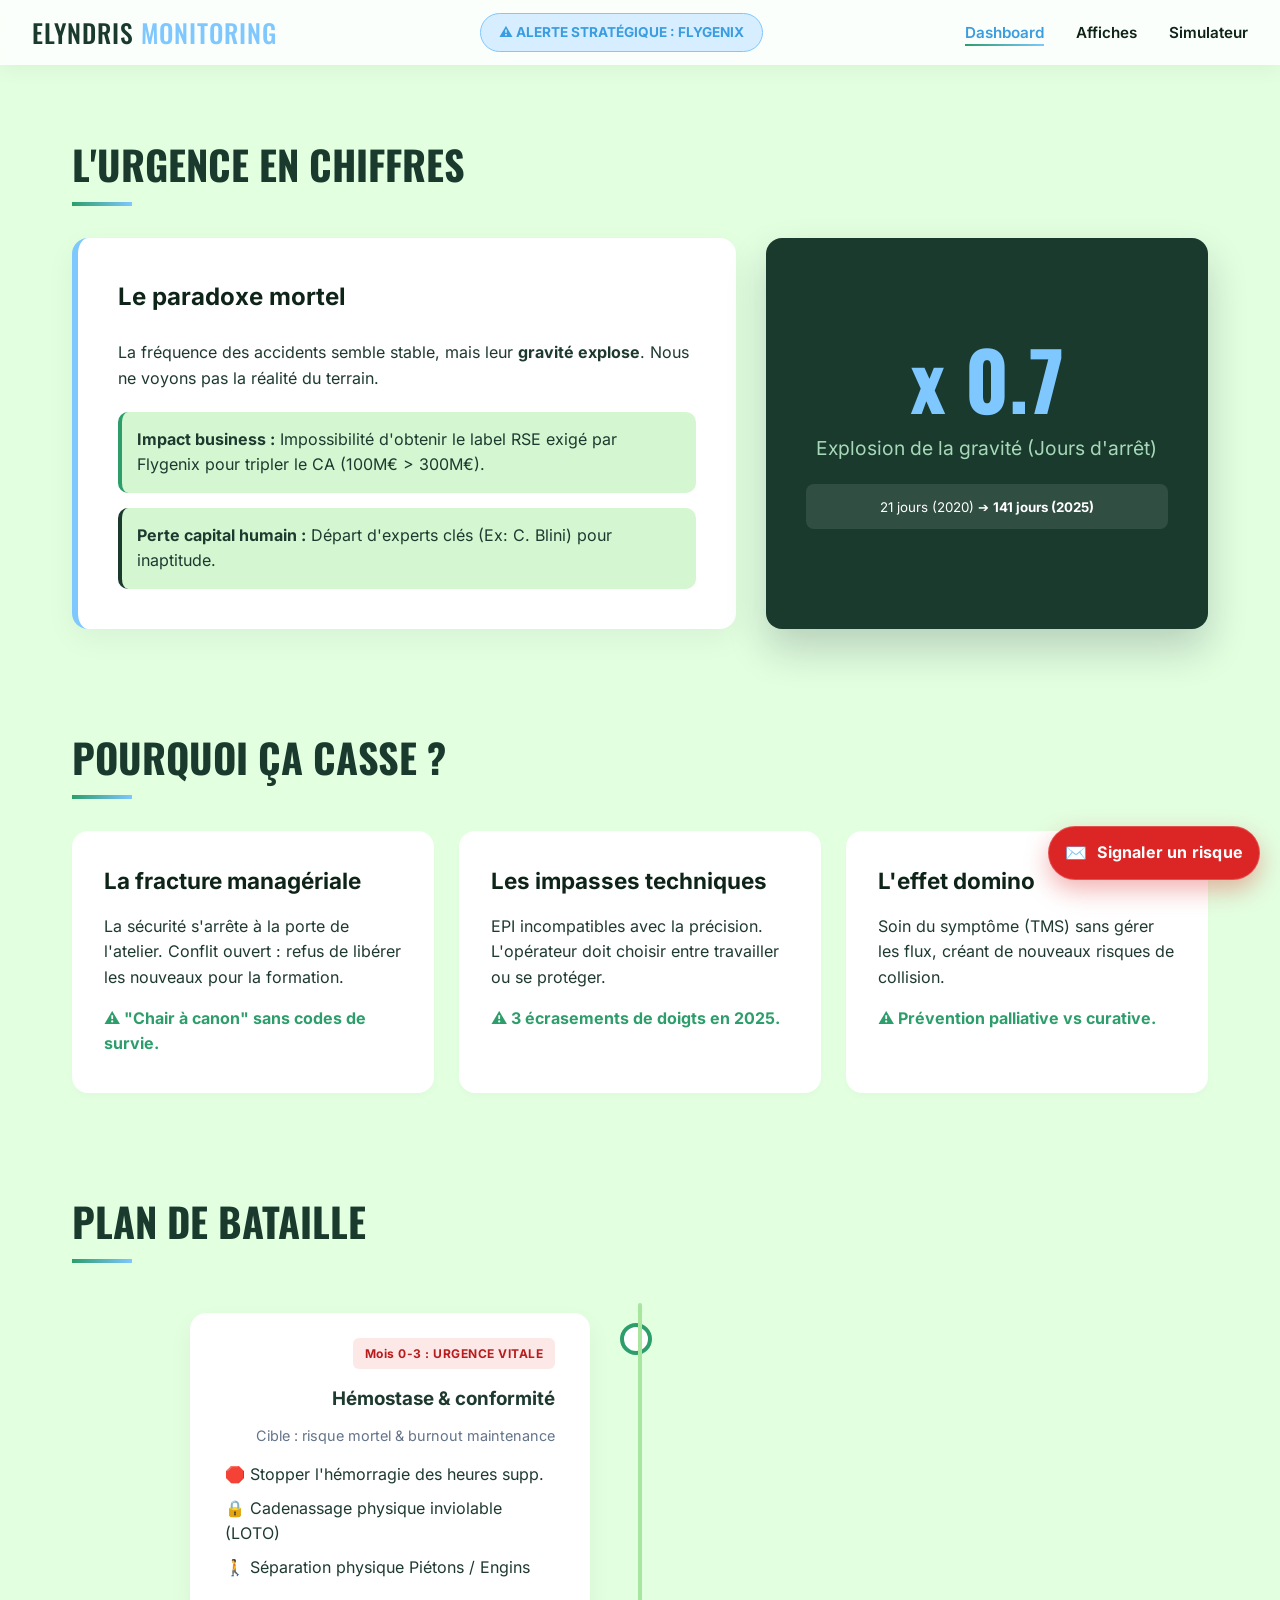
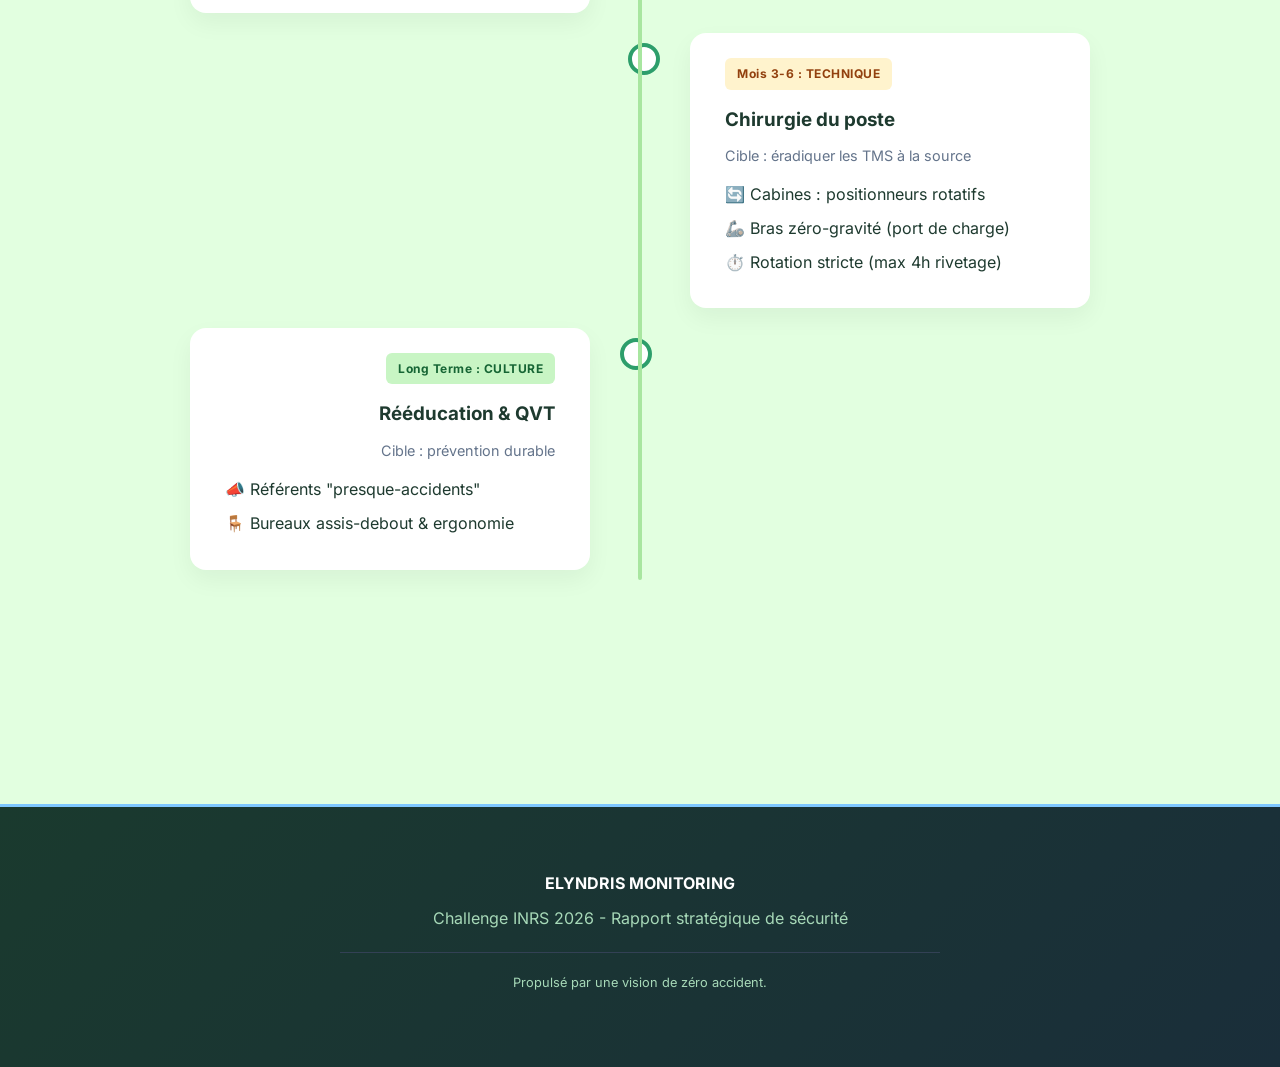
<file: index.html>
<!DOCTYPE html>
<html lang="fr">
<head>
    <meta charset="UTF-8">
    <meta name="viewport" content="width=device-width, initial-scale=1.0">
    <title>Elyndris - Dashboard de Crise SST</title>
    <link rel="stylesheet" href="fonts/fonts.css">
    <link rel="icon" type="image/x-icon" href="/images/favicon.ico">
    <style>
        :root {
            --primary: #1a3a2e;
            --accent: #2d9e6b;
            --accent-glow: rgba(45, 158, 107, 0.4);
            --blue: #7ec7ff;
            --blue-dark: #3a9de0;
            --blue-light: #d6eeff;
            --blue-glow: rgba(126, 199, 255, 0.4);
            --success: #22c55e;
            --warning: #f59e0b;
            --light: #e2ffe0;
            --dark: #0f2419;
            --text: #1e3a2f;
            --card-bg: rgba(226, 255, 224, 0.9);
            --transition: all 0.3s cubic-bezier(0.4, 0, 0.2, 1);
        }

        * { margin: 0; padding: 0; box-sizing: border-box; }
        
        html { scroll-behavior: smooth; }

        body { 
            background-color: #e2ffe0; 
            color: var(--text); 
            font-family: 'Inter', sans-serif;
            line-height: 1.6;
            overflow-x: hidden;
        }

        /* ANIMATIONS */
        @keyframes fadeIn { from { opacity: 0; transform: translateY(20px); } to { opacity: 1; transform: translateY(0); } }
        @keyframes pulse-red { 0% { box-shadow: 0 0 0 0 var(--accent-glow); } 70% { box-shadow: 0 0 0 10px rgba(45, 158, 107, 0); } 100% { box-shadow: 0 0 0 0 rgba(45, 158, 107, 0); } }
        @keyframes pulse-blue { 0% { box-shadow: 0 0 0 0 var(--blue-glow); } 70% { box-shadow: 0 0 0 10px rgba(126, 199, 255, 0); } 100% { box-shadow: 0 0 0 0 rgba(126, 199, 255, 0); } }
        
        .reveal { opacity: 0; transform: translateY(30px); transition: var(--transition); }
        .reveal.active { opacity: 1; transform: translateY(0); }

        /* HEADER */
        header {
            background: rgba(255, 255, 255, 0.85);
            backdrop-filter: blur(10px);
            padding: 0.75rem 2rem;
            display: flex;
            justify-content: space-between;
            align-items: center;
            box-shadow: 0 4px 20px rgba(0,0,0,0.05);
            position: fixed;
            width: 100%;
            top: 0;
            z-index: 1000;
            transition: var(--transition);
        }

        .logo { font-family: 'Oswald', sans-serif; font-size: 1.6rem; letter-spacing: 1px; color: var(--primary); }
        .logo span { color: var(--blue); }
        
        .status { 
            background: var(--blue-light); 
            color: var(--blue-dark); 
            padding: 8px 18px; 
            border-radius: 50px; 
            font-weight: 700; 
            font-size: 0.85rem; 
            border: 1px solid var(--blue);
            animation: pulse-blue 2s infinite;
            text-transform: uppercase;
        }

        nav ul { display: flex; list-style: none; gap: 2rem; }
        nav a { 
            text-decoration: none; 
            color: var(--dark); 
            font-weight: 600; 
            font-size: 0.95rem;
            transition: var(--transition); 
            position: relative;
        }
        nav a::after {
            content: ''; position: absolute; width: 0; height: 2px; bottom: -4px; left: 0;
            background: linear-gradient(90deg, var(--accent), var(--blue)); transition: var(--transition);
        }
        nav a:hover { color: var(--blue-dark); }
        nav a:hover::after { width: 100%; }
        nav a.active { color: var(--blue-dark); }
        nav a.active::after { width: 100%; }

        /* MAIN CONTAINER */
        main { margin-top: 100px; padding: 2rem; max-width: 1200px; margin-left: auto; margin-right: auto; }

        section { margin-bottom: 6rem; scroll-margin-top: 120px; }
        h2 { 
            font-family: 'Oswald', sans-serif;
            font-size: 2.5rem; 
            margin-bottom: 2rem; 
            color: var(--primary); 
            text-transform: uppercase;
            position: relative;
            padding-bottom: 10px;
        }
        h2::after {
            content: ''; position: absolute; left: 0; bottom: 0; width: 60px; height: 4px; background: linear-gradient(90deg, var(--accent), var(--blue));
        }

        /* HERO / ALERT */
        .hero-grid { display: grid; grid-template-columns: 1.5fr 1fr; gap: 30px; }
        .alert-card { 
            background: white; 
            padding: 2.5rem; 
            border-radius: 16px; 
            box-shadow: 0 10px 30px rgba(0,0,0,0.05); 
            border-left: 6px solid var(--blue);
        }
        .alert-card h3 { font-size: 1.5rem; margin-bottom: 1.5rem; color: var(--dark); }
        
        .stat-card { 
            background: var(--primary); 
            color: white; 
            padding: 2.5rem; 
            border-radius: 16px; 
            text-align: center; 
            display: flex; 
            flex-direction: column; 
            justify-content: center;
            box-shadow: 0 20px 40px rgba(15, 23, 42, 0.2);
            transition: transform 0.4s ease;
        }
        .stat-card:hover { transform: scale(1.02); }
        .big-number { font-family: 'Oswald', sans-serif; font-size: 5rem; font-weight: 700; color: var(--blue); line-height: 1; }
        .stat-label { font-size: 1.2rem; font-weight: 500; margin-top: 15px; color: #a7d9b8; }

        /* DIAGNOSTIC (Q3) */
        .diag-grid { display: grid; grid-template-columns: repeat(auto-fit, minmax(320px, 1fr)); gap: 25px; }
        .diag-item { 
            background: white; 
            padding: 2rem; 
            border-radius: 16px; 
            box-shadow: 0 4px 6px rgba(0,0,0,0.02); 
            transition: var(--transition); 
            border-bottom: 4px solid transparent;
        }
        .diag-item:hover { 
            transform: translateY(-10px); 
            box-shadow: 0 20px 40px rgba(126, 199, 255, 0.15); 
            border-bottom: 4px solid var(--blue);
        }
        .diag-icon { font-size: 3rem; margin-bottom: 15px; display: block; filter: drop-shadow(0 4px 6px rgba(0,0,0,0.1)); }
        .diag-title { font-weight: 700; font-size: 1.4rem; margin-bottom: 15px; color: var(--dark); }

        /* PLAN D'ACTION (Q4) */
        .timeline { position: relative; max-width: 1000px; margin: 40px auto; }
        .timeline::after { content: ''; position: absolute; width: 4px; background: #a8e6a0; top: 0; bottom: 0; left: 50%; margin-left: -2px; border-radius: 2px; }
        
        .container { padding: 10px 50px; position: relative; width: 50%; box-sizing: border-box; }
        .left { left: 0; text-align: right; }
        .right { left: 50%; text-align: left; }
        
        .container::after {
            content: ''; position: absolute; width: 24px; height: 24px; right: -12px; top: 20px;
            background: white; border: 4px solid var(--accent); border-radius: 50%; z-index: 1;
        }
        .right::after { left: -12px; }
        
        .content { 
            padding: 25px 35px; 
            background: white; 
            border-radius: 16px; 
            box-shadow: 0 10px 25px rgba(0,0,0,0.05); 
            transition: var(--transition);
        }
        .content:hover { transform: translateY(-5px); box-shadow: 0 15px 35px rgba(0,0,0,0.1); }
        
        .badge { display: inline-block; padding: 6px 12px; border-radius: 6px; font-size: 0.75rem; font-weight: 800; margin-bottom: 15px; letter-spacing: 0.5px; }
        .badge-red { background: #fde8e8; color: #b91c1c; }
        .badge-orange { background: #fff3cd; color: #92400e; }
        .badge-green { background: #c8f5c4; color: #166534; }
        .badge-blue { background: var(--blue-light); color: var(--blue-dark); }

        /* FOOTER */
        footer { 
            background: linear-gradient(135deg, var(--primary), #1a2e3a); 
            color: #a7d9b8; 
            text-align: center; 
            padding: 4rem 2rem; 
            margin-top: 6rem;
            border-top: 3px solid var(--blue);
        }
        footer p { margin-bottom: 10px; }

        /* HAMBURGER BUTTON */
        .hamburger {
            display: none;
            flex-direction: column;
            justify-content: center;
            gap: 5px;
            background: none;
            border: none;
            cursor: pointer;
            padding: 8px;
            z-index: 1100;
        }
        .hamburger span {
            display: block;
            width: 25px;
            height: 3px;
            background: var(--primary);
            border-radius: 3px;
            transition: var(--transition);
        }
        .hamburger.open span:nth-child(1) { transform: translateY(8px) rotate(45deg); }
        .hamburger.open span:nth-child(2) { opacity: 0; }
        .hamburger.open span:nth-child(3) { transform: translateY(-8px) rotate(-45deg); }

        /* MOBILE NAV */
        @media screen and (max-width: 768px) {
            /* Header et navigation */
            header { padding: 0.5rem 1rem; }
            .status { display: none; }
            .logo { font-size: 1.25rem; }
            .hamburger { display: flex; }
            nav {
                position: fixed;
                top: 0;
                right: -100%;
                width: 75%;
                max-width: 300px;
                height: 100vh;
                background: rgba(255, 255, 255, 0.98);
                backdrop-filter: blur(10px);
                box-shadow: -5px 0 20px rgba(0,0,0,0.1);
                flex-direction: column;
                justify-content: center;
                align-items: center;
                transition: right 0.35s cubic-bezier(0.4, 0, 0.2, 1);
                z-index: 1050;
            }
            nav.open { right: 0; }
            nav ul {
                flex-direction: column;
                gap: 2rem;
                align-items: center;
            }
            nav a { font-size: 1.1rem; }
            main { margin-top: 70px; padding: 1rem; }

            /* Intro */
            .intro-banner { padding: 1.25rem; gap: 1rem; border-radius: 14px; }
            .intro-icon { font-size: 2.4rem; }
            .intro-banner h1 { font-size: 1.35rem; }
            .intro-banner p { font-size: 0.9rem; }

            /* Grille et panneaux */
            .game-grid { grid-template-columns: 1fr; gap: 1rem; }
            .panel-header { padding: 0.8rem 1rem; font-size: 1rem; }
            .panel-body { padding: 1rem; }

            /* Barre d'année */
            .year-bar { padding: 0.9rem 1.2rem; }
            .year-display { font-size: 1.45rem; }
            .year-dots { gap: 6px; }
            .year-dot { width: 22px; height: 22px; font-size: 0.65rem; }

            /* Trésorerie */
            .treasury-display { padding: 1rem; }
            .treasury-amount { font-size: 2.1rem; }
            .treasury-bar-bg { height: 10px; }
            .treasury-bar-label { font-size: 0.7rem; }

            /* Boutons & actions */
            .action-buttons { grid-template-columns: 1fr; gap: 0.75rem; }
            .btn { padding: 0.75rem 1rem; font-size: 0.9rem; border-radius: 10px; }
            .btn-next, .btn-reset { margin-bottom: 0.5rem; }

            /* Zone de log */
            .log-area { padding: 1rem; min-height: 200px; max-height: 260px; font-size: 0.8rem; }

            /* Modales */
            .modal-card { padding: 1.5rem; width: 92%; max-width: 420px; }
            .modal-icon { font-size: 2.6rem; }
            .modal-title { font-size: 1.3rem; }
            .modal-subtitle, .modal-details { font-size: 0.85rem; }
            .modal-btns { gap: 0.75rem; }

            /* Fin de partie */
            .end-title { font-size: 1.8rem; }
            .end-stats { grid-template-columns: 1fr; }
            footer { padding: 2rem 1rem; }
        }

        /* Ultra mobile */
        @media screen and (max-width: 480px) {
            html, body { font-size: 15px; }
            header { padding: 0.45rem 0.8rem; }
            .logo { font-size: 1.1rem; }
            nav a { font-size: 1rem; }
            main { padding: 0.9rem; margin-top: 64px; }

            .intro-banner { padding: 1rem; border-radius: 12px; }
            .intro-icon { font-size: 2rem; }
            .intro-banner h1 { font-size: 1.2rem; }
            .intro-banner p { font-size: 0.85rem; }

            .year-bar { padding: 0.75rem 1rem; border-radius: 12px; }
            .year-display { font-size: 1.25rem; }
            .year-dot { width: 20px; height: 20px; font-size: 0.6rem; }

            .treasury-amount { font-size: 1.8rem; }
            .treasury-label { font-size: 0.7rem; }

            .btn { padding: 0.7rem 0.9rem; font-size: 0.85rem; }
            .action-buttons { gap: 0.6rem; }

            .panel { border-radius: 12px; }
            .panel-body { padding: 0.85rem; }

            .log-area { min-height: 160px; max-height: 220px; font-size: 0.78rem; }

            .modal-card { padding: 1.2rem; max-width: 360px; border-radius: 16px; }
            .modal-title { font-size: 1.2rem; }
            .modal-cost { font-size: 1.6rem; }
            .btn-yes, .btn-no { padding: 0.75rem; font-size: 0.95rem; }
        }

        @media screen and (max-width: 360px) {
            html, body { font-size: 14px; }
            .intro-banner h1 { font-size: 1.1rem; }
            .year-display { font-size: 1.1rem; }
            .year-dot { width: 18px; height: 18px; font-size: 0.55rem; }
            .treasury-amount { font-size: 1.6rem; }
            .btn { padding: 0.65rem 0.8rem; font-size: 0.8rem; }
        }

        @media screen and (max-width: 900px) {
            .hero-grid { grid-template-columns: 1fr; }
            .timeline::after { left: 31px; }
            .container { width: 100%; padding-left: 70px; padding-right: 25px; text-align: left; }
            .container::after { left: 19px; }
            .right { left: 0%; }
        }

        @media screen and (max-width: 768px) {
            .status { display: none; }
            .hamburger { display: flex; }
            nav {
                position: fixed;
                top: 0;
                right: -100%;
                width: 70%;
                max-width: 300px;
                height: 100vh;
                background: rgba(255, 255, 255, 0.98);
                backdrop-filter: blur(10px);
                box-shadow: -5px 0 20px rgba(0,0,0,0.1);
                flex-direction: column;
                justify-content: center;
                align-items: center;
                transition: right 0.35s cubic-bezier(0.4, 0, 0.2, 1);
                z-index: 1050;
            }
            nav.open { right: 0; }
            nav ul {
                flex-direction: column;
                gap: 2.5rem;
                align-items: center;
            }
            nav a { font-size: 1.3rem; }
            main { margin-top: 80px; padding: 1.2rem; }
        }

        /* Bouton flottant: Signaler un risque (visible sur toutes les pages) */
        .risk-report-btn {
            position: fixed;
            right: 20px;
            bottom: 20px;
            display: inline-flex;
            align-items: center;
            gap: 10px;
            padding: 12px 16px;
            border-radius: 999px;
            background: #dc2626; /* rouge d'alerte */
            color: #fff;
            text-decoration: none;
            font-weight: 800;
            letter-spacing: 0.2px;
            box-shadow: 0 10px 25px rgba(220,38,38,0.35);
            transition: transform .2s ease, box-shadow .2s ease, background-color .2s ease;
            z-index: 1500; /* au-dessus du header/nav */
            border: 1px solid rgba(255,255,255,0.2);
        }
        .risk-report-btn:hover { transform: translateY(-2px); box-shadow: 0 14px 32px rgba(220,38,38,0.45); background: #b91c1c; }
        .risk-report-btn:active { transform: translateY(0); }
        .risk-report-btn:focus { outline: 3px solid #fff; outline-offset: 2px; }
        .risk-report-btn .icon { font-size: 1.1rem; }

        @media (max-width: 480px) {
            .risk-report-btn {
                right: 12px;
                bottom: 12px;
                padding: 11px 14px;
                font-size: 0.95rem;
            }
            .risk-report-btn .label { display: none; }
        }
    </style>
</head>
<body>

<header id="header">
    <div class="logo">ELYNDRIS <span>MONITORING</span></div>
    <div class="status">⚠ ALERTE STRATÉGIQUE : FLYGENIX</div>
    <button class="hamburger" id="hamburger" aria-label="Menu" aria-expanded="false">
        <span></span><span></span><span></span>
    </button>
    <nav id="main-nav">
        <ul>
            <li><a href="index.html" class="active">Dashboard</a></li>
            <li><a href="affiches.html">Affiches</a></li>
            <li><a href="simulateur.html">Simulateur</a></li>
        </ul>
    </nav>
</header>

<main>
    <section id="constat" class="reveal">
        <h2>L'urgence en chiffres</h2>
        <div class="hero-grid">
            <div class="alert-card">
                <h3>Le paradoxe mortel</h3>
                <p>La fréquence des accidents semble stable, mais leur <strong>gravité explose</strong>. Nous ne voyons pas la réalité du terrain.</p>
                <div style="margin-top: 20px; display: grid; gap: 15px;">
                    <div style="background: #d4f7d2; padding: 15px; border-radius: 10px; border-left: 4px solid var(--accent);">
                        <strong>Impact business :</strong> Impossibilité d'obtenir le label RSE exigé par Flygenix pour tripler le CA (100M€ > 300M€).
                    </div>
                    <div style="background: #d4f7d2; padding: 15px; border-radius: 10px; border-left: 4px solid var(--primary);">
                        <strong>Perte capital humain :</strong> Départ d'experts clés (Ex: C. Blini) pour inaptitude.
                    </div>
                </div>
            </div>
            <div class="stat-card">
                <span class="big-number" data-target="6.7">0</span>
                <span class="stat-label">Explosion de la gravité (Jours d'arrêt)</span>
                <div style="margin-top:20px; background: rgba(255,255,255,0.1); padding: 10px; border-radius: 8px;">
                    <small>21 jours (2020) ➔ <strong>141 jours (2025)</strong></small>
                </div>
            </div>
        </div>
    </section>

    <section id="diagnostic" class="reveal">
        <h2>Pourquoi ça casse ?</h2>
        <div class="diag-grid">
            <div class="diag-item">
                <div class="diag-title">La fracture managériale</div>
                <p>La sécurité s'arrête à la porte de l'atelier. Conflit ouvert : refus de libérer les nouveaux pour la formation.</p>
                <p style="margin-top:15px; color:var(--accent); font-weight:700;">⚠ "Chair à canon" sans codes de survie.</p>
            </div>
            <div class="diag-item">
                <div class="diag-title">Les impasses techniques</div>
                <p>EPI incompatibles avec la précision. L'opérateur doit choisir entre travailler ou se protéger.</p>
                <p style="margin-top:15px; color:var(--accent); font-weight:700;">⚠ 3 écrasements de doigts en 2025.</p>
            </div>
            <div class="diag-item">
                <div class="diag-title">L'effet domino</div>
                <p>Soin du symptôme (TMS) sans gérer les flux, créant de nouveaux risques de collision.</p>
                <p style="margin-top:15px; color:var(--accent); font-weight:700;">⚠ Prévention palliative vs curative.</p>
            </div>
        </div>
    </section>

    <section id="plan" class="reveal">
        <h2>Plan de bataille</h2>
        <div class="timeline">
            
            <div class="container left reveal">
                <div class="content">
                    <span class="badge badge-red">Mois 0-3 : URGENCE VITALE</span>
                    <h3 style="margin-bottom: 10px;">Hémostase & conformité</h3>
                    <p style="font-size: 0.9rem; color: #64748b; margin-bottom: 15px;">Cible : risque mortel & burnout maintenance</p>
                    <ul style="list-style: none; text-align: left;">
                        <li style="margin-bottom: 8px;">🛑 Stopper l'hémorragie des heures supp.</li>
                        <li style="margin-bottom: 8px;">🔒 Cadenassage physique inviolable (LOTO)</li>
                        <li style="margin-bottom: 8px;">🚶 Séparation physique Piétons / Engins</li>
                    </ul>
                </div>
            </div>

            <div class="container right reveal">
                <div class="content">
                    <span class="badge badge-orange">Mois 3-6 : TECHNIQUE</span>
                    <h3 style="margin-bottom: 10px;">Chirurgie du poste</h3>
                    <p style="font-size: 0.9rem; color: #64748b; margin-bottom: 15px;">Cible : éradiquer les TMS à la source</p>
                    <ul style="list-style: none; text-align: left;">
                        <li style="margin-bottom: 8px;">🔄 Cabines : positionneurs rotatifs</li>
                        <li style="margin-bottom: 8px;">🦾 Bras zéro-gravité (port de charge)</li>
                        <li style="margin-bottom: 8px;">⏱️ Rotation stricte (max 4h rivetage)</li>
                    </ul>
                </div>
            </div>

            <div class="container left reveal">
                <div class="content">
                    <span class="badge badge-green">Long Terme : CULTURE</span>
                    <h3 style="margin-bottom: 10px;">Rééducation & QVT</h3>
                    <p style="font-size: 0.9rem; color: #64748b; margin-bottom: 15px;">Cible : prévention durable</p>
                    <ul style="list-style: none; text-align: left;">
                        <li style="margin-bottom: 8px;">📣 Référents "presque-accidents"</li>
                        <li style="margin-bottom: 8px;">🪑 Bureaux assis-debout & ergonomie</li>
                    </ul>
                </div>
            </div>

        </div>
    </section>
</main>

<footer>
    <div style="max-width: 600px; margin: 0 auto;">
        <p style="font-weight: 700; color: white;">ELYNDRIS MONITORING</p>
        <p>Challenge INRS 2026 - Rapport stratégique de sécurité</p>
        <div style="height: 1px; background: #334155; margin: 20px 0;"></div>
        <p style="font-size: 0.8rem;">Propulsé par une vision de zéro accident.</p>
    </div>
</footer>

<script>
    // Reveal animations on scroll
    const observerOptions = {
        threshold: 0.1
    };

    const observer = new IntersectionObserver((entries) => {
        entries.forEach(entry => {
            if (entry.isIntersecting) {
                entry.target.classList.add('active');
                
                // If it's the stat card, start the counter
                const countElement = entry.target.querySelector('.big-number');
                if (countElement && !countElement.classList.contains('counted')) {
                    startCounter(countElement);
                }
            }
        });
    }, observerOptions);

    document.querySelectorAll('.reveal').forEach(el => observer.observe(el));

    // Number Counter Animation
    function startCounter(el) {
        const target = parseFloat(el.getAttribute('data-target'));
        const duration = 2000;
        const start = 0;
        const step = (timestamp) => {
            if (!startTime) startTime = timestamp;
            const progress = Math.min((timestamp - startTime) / duration, 1);
            const current = (progress * target).toFixed(1);
            el.innerText = 'x ' + current;
            if (progress < 1) {
                window.requestAnimationFrame(step);
            } else {
                el.classList.add('counted');
            }
        };
        let startTime = null;
        window.requestAnimationFrame(step);
    }

    // Header scroll effect
    window.addEventListener('scroll', () => {
        const header = document.getElementById('header');
        if (window.scrollY > 50) {
            header.style.padding = '0.5rem 2rem';
            header.style.background = 'rgba(255, 255, 255, 0.95)';
        } else {
            header.style.padding = '0.75rem 2rem';
            header.style.background = 'rgba(255, 255, 255, 0.85)';
        }
    });

    // Mobile menu toggle
    (function() {
        const btn = document.getElementById('hamburger');
        const nav = document.getElementById('main-nav');
        if (!btn || !nav) return;

        function closeMenu() {
            nav.classList.remove('open');
            btn.classList.remove('open');
            btn.setAttribute('aria-expanded', 'false');
            document.body.style.overflow = '';
        }

        function openMenu() {
            nav.classList.add('open');
            btn.classList.add('open');
            btn.setAttribute('aria-expanded', 'true');
            document.body.style.overflow = 'hidden';
        }

        btn.addEventListener('click', () => {
            const isOpen = nav.classList.contains('open');
            if (isOpen) closeMenu(); else openMenu();
        });

        // Close on link click (use capture to catch early)
        nav.addEventListener('click', (e) => {
            const target = e.target;
            if (target && target.tagName === 'A') {
                closeMenu();
            }
        });

        // Close on Escape key
        document.addEventListener('keydown', (e) => {
            if (e.key === 'Escape') closeMenu();
        });

        // Close on outside click (only when open and on small screens)
        document.addEventListener('click', (e) => {
            if (window.matchMedia('(max-width: 768px)').matches) {
                const isClickInside = nav.contains(e.target) || btn.contains(e.target);
                if (!isClickInside && nav.classList.contains('open')) {
                    closeMenu();
                }
            }
        });
    })();
</script>

<!-- Bouton flottant pour signaler un risque -->
<a href="mailto:?subject=Signalement%20de%20risque%20-%20INRS" class="risk-report-btn" id="riskReportBtn" aria-label="Signaler un risque par e-mail">
    <span class="icon">✉️</span>
    <span class="label">Signaler un risque</span>
 </a>
<script>
// Pré-remplit l'email avec le titre et l'URL de la page courante
(function() {
    var btn = document.getElementById('riskReportBtn');
    if (!btn) return;
    var subject = 'Signalement de risque - INRS';
    var bodyLines = [
        'Bonjour,',
        '',
        'Je souhaite signaler un risque.',
        '',
        'Page : ' + document.title + ' (' + window.location.href + ')',
        'Localisation : ',
        'Description : ',
        'Danger immédiat : ',
        '',
        'Merci.'
    ];
    var href = 'mailto:?subject=' + encodeURIComponent(subject) + '&body=' + encodeURIComponent(bodyLines.join('\n'));
    btn.setAttribute('href', href);
})();
</script>

</body>
</html>
</file>
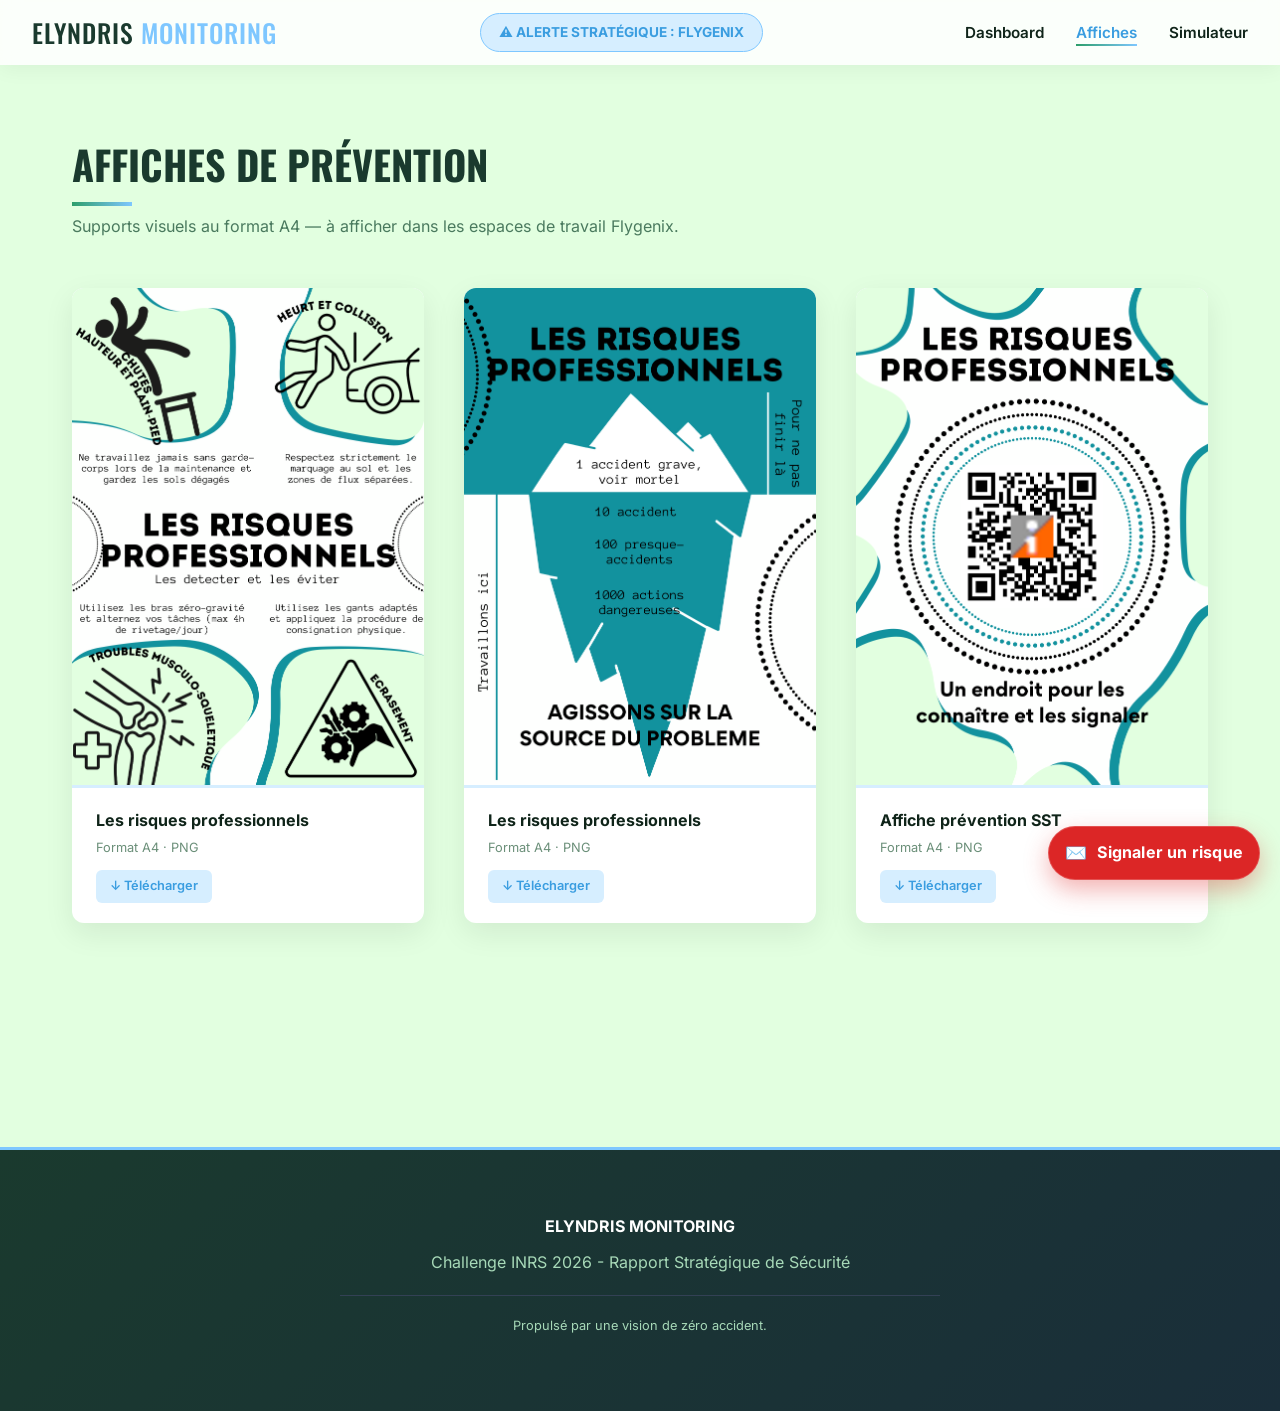
<file: affiches.html>
<!DOCTYPE html>
<html lang="fr">
<head>
    <meta charset="UTF-8">
    <meta name="viewport" content="width=device-width, initial-scale=1.0">
    <title>Elyndris - Affiches de Prévention</title>
    <link rel="stylesheet" href="fonts/fonts.css">
    <style>
        :root {
            --primary: #1a3a2e;
            --accent: #2d9e6b;
            --accent-glow: rgba(45, 158, 107, 0.4);
            --blue: #7ec7ff;
            --blue-dark: #3a9de0;
            --blue-light: #d6eeff;
            --blue-glow: rgba(126, 199, 255, 0.4);
            --success: #22c55e;
            --warning: #f59e0b;
            --light: #e2ffe0;
            --dark: #0f2419;
            --text: #1e3a2f;
            --card-bg: rgba(226, 255, 224, 0.9);
            --transition: all 0.3s cubic-bezier(0.4, 0, 0.2, 1);
        }

        * { margin: 0; padding: 0; box-sizing: border-box; }

        html { scroll-behavior: smooth; }

        body {
            background-color: #e2ffe0;
            color: var(--text);
            font-family: 'Inter', sans-serif;
            line-height: 1.6;
            overflow-x: hidden;
        }

        /* ANIMATIONS */
        @keyframes fadeIn { from { opacity: 0; transform: translateY(20px); } to { opacity: 1; transform: translateY(0); } }
        @keyframes pulse-blue { 0% { box-shadow: 0 0 0 0 var(--blue-glow); } 70% { box-shadow: 0 0 0 10px rgba(126, 199, 255, 0); } 100% { box-shadow: 0 0 0 0 rgba(126, 199, 255, 0); } }

        .reveal { opacity: 0; transform: translateY(30px); transition: var(--transition); }
        .reveal.active { opacity: 1; transform: translateY(0); }

        /* HEADER */
        header {
            background: rgba(255, 255, 255, 0.85);
            backdrop-filter: blur(10px);
            padding: 0.75rem 2rem;
            display: flex;
            justify-content: space-between;
            align-items: center;
            box-shadow: 0 4px 20px rgba(0,0,0,0.05);
            position: fixed;
            width: 100%;
            top: 0;
            z-index: 1000;
            transition: var(--transition);
        }

        .logo { font-family: 'Oswald', sans-serif; font-size: 1.6rem; letter-spacing: 1px; color: var(--primary); text-decoration: none; }
        .logo span { color: var(--blue); }

        .status {
            background: var(--blue-light);
            color: var(--blue-dark);
            padding: 8px 18px;
            border-radius: 50px;
            font-weight: 700;
            font-size: 0.85rem;
            border: 1px solid var(--blue);
            animation: pulse-blue 2s infinite;
            text-transform: uppercase;
        }

        nav ul { display: flex; list-style: none; gap: 2rem; }
        nav a {
            text-decoration: none;
            color: var(--dark);
            font-weight: 600;
            font-size: 0.95rem;
            transition: var(--transition);
            position: relative;
        }
        nav a::after {
            content: ''; position: absolute; width: 0; height: 2px; bottom: -4px; left: 0;
            background: linear-gradient(90deg, var(--accent), var(--blue)); transition: var(--transition);
        }
        nav a:hover { color: var(--blue-dark); }
        nav a:hover::after { width: 100%; }
        nav a.active { color: var(--blue-dark); }
        nav a.active::after { width: 100%; }

        /* MAIN */
        main { margin-top: 100px; padding: 2rem; max-width: 1200px; margin-left: auto; margin-right: auto; }

        section { margin-bottom: 6rem; scroll-margin-top: 120px; }

        h2 {
            font-family: 'Oswald', sans-serif;
            font-size: 2.5rem;
            margin-bottom: 0.5rem;
            color: var(--primary);
            text-transform: uppercase;
            position: relative;
            padding-bottom: 10px;
        }
        h2::after {
            content: ''; position: absolute; left: 0; bottom: 0; width: 60px; height: 4px; background: linear-gradient(90deg, var(--accent), var(--blue));
        }

        .section-subtitle {
            color: #4a7a5e;
            margin-bottom: 3rem;
            font-size: 1rem;
        }

        /* GALERIE AFFICHES */
        .affiches-grid {
            display: grid;
            grid-template-columns: repeat(auto-fill, minmax(280px, 1fr));
            gap: 2.5rem;
        }

        /* Ratio A4 : 210 x 297 mm → ~1:1.414 */
        .affiche-card {
            background: white;
            border-radius: 12px;
            box-shadow: 0 10px 30px rgba(0,0,0,0.08);
            overflow: hidden;
            transition: var(--transition);
            display: flex;
            flex-direction: column;
        }
        .affiche-card:hover {
            transform: translateY(-8px);
            box-shadow: 0 20px 50px rgba(126, 199, 255, 0.25);
        }

        .affiche-img-wrapper {
            position: relative;
            width: 100%;
            /* Ratio A4 : hauteur = largeur × (297/210) */
            padding-top: calc(100% * 297 / 210);
            background: #f1f5f9;
            overflow: hidden;
        }

        .affiche-img-wrapper img {
            position: absolute;
            top: 0;
            left: 0;
            width: 100%;
            height: 100%;
            object-fit: contain;
        }

        .affiche-info {
            padding: 1.25rem 1.5rem;
            border-top: 3px solid var(--blue-light);
        }

        .affiche-title {
            font-weight: 700;
            font-size: 1rem;
            color: var(--dark);
            margin-bottom: 0.25rem;
        }

        .affiche-meta {
            font-size: 0.8rem;
            color: #6b8f79;
        }

        .affiche-download {
            display: inline-flex;
            align-items: center;
            gap: 6px;
            margin-top: 0.75rem;
            padding: 6px 14px;
            background: var(--blue-light);
            color: var(--blue-dark);
            border-radius: 6px;
            font-size: 0.8rem;
            font-weight: 600;
            text-decoration: none;
            transition: var(--transition);
        }
        .affiche-download:hover {
            background: var(--blue);
            color: white;
        }

        /* FOOTER */
        footer {
            background: linear-gradient(135deg, var(--primary), #1a2e3a);
            color: #a7d9b8;
            text-align: center;
            padding: 4rem 2rem;
            margin-top: 6rem;
            border-top: 3px solid var(--blue);
        }
        footer p { margin-bottom: 10px; }

        @media screen and (max-width: 900px) {
            .affiches-grid { grid-template-columns: repeat(auto-fill, minmax(220px, 1fr)); }
        }
        @media screen and (max-width: 600px) {
            .affiches-grid { grid-template-columns: 1fr 1fr; gap: 1.25rem; }
        }

        /* HAMBURGER BUTTON */
        .hamburger {
            display: none;
            flex-direction: column;
            justify-content: center;
            gap: 5px;
            background: none;
            border: none;
            cursor: pointer;
            padding: 8px;
            z-index: 1100;
        }
        .hamburger span {
            display: block;
            width: 25px;
            height: 3px;
            background: var(--primary);
            border-radius: 3px;
            transition: var(--transition);
        }
        .hamburger.open span:nth-child(1) { transform: translateY(8px) rotate(45deg); }
        .hamburger.open span:nth-child(2) { opacity: 0; }
        .hamburger.open span:nth-child(3) { transform: translateY(-8px) rotate(-45deg); }

        /* MOBILE NAV */
        @media screen and (max-width: 768px) {
            .status { display: none; }
            .hamburger { display: flex; }
            nav {
                position: fixed;
                top: 0;
                right: -100%;
                width: 70%;
                max-width: 300px;
                height: 100vh;
                background: rgba(255, 255, 255, 0.98);
                backdrop-filter: blur(10px);
                box-shadow: -5px 0 20px rgba(0,0,0,0.1);
                flex-direction: column;
                justify-content: center;
                align-items: center;
                transition: right 0.35s cubic-bezier(0.4, 0, 0.2, 1);
                z-index: 1050;
            }
            nav.open { right: 0; }
            nav ul {
                flex-direction: column;
                gap: 2.5rem;
                align-items: center;
            }
            nav a { font-size: 1.3rem; }
            main { margin-top: 80px; padding: 1.2rem; }
        }

        /* MOBILE NAV */
        @media screen and (max-width: 768px) {
            /* Header et navigation */
            header { padding: 0.5rem 1rem; }
            .status { display: none; }
            .logo { font-size: 1.25rem; }
            .hamburger { display: flex; }
            nav {
                position: fixed;
                top: 0;
                right: -100%;
                width: 75%;
                max-width: 300px;
                height: 100vh;
                background: rgba(255, 255, 255, 0.98);
                backdrop-filter: blur(10px);
                box-shadow: -5px 0 20px rgba(0,0,0,0.1);
                flex-direction: column;
                justify-content: center;
                align-items: center;
                transition: right 0.35s cubic-bezier(0.4, 0, 0.2, 1);
                z-index: 1050;
            }
            nav.open { right: 0; }
            nav ul {
                flex-direction: column;
                gap: 2rem;
                align-items: center;
            }
            nav a { font-size: 1.1rem; }
            main { margin-top: 70px; padding: 1rem; }

            /* Intro */
            .intro-banner { padding: 1.25rem; gap: 1rem; border-radius: 14px; }
            .intro-icon { font-size: 2.4rem; }
            .intro-banner h1 { font-size: 1.35rem; }
            .intro-banner p { font-size: 0.9rem; }

            /* Grille et panneaux */
            .game-grid { grid-template-columns: 1fr; gap: 1rem; }
            .panel-header { padding: 0.8rem 1rem; font-size: 1rem; }
            .panel-body { padding: 1rem; }

            /* Barre d'année */
            .year-bar { padding: 0.9rem 1.2rem; }
            .year-display { font-size: 1.45rem; }
            .year-dots { gap: 6px; }
            .year-dot { width: 22px; height: 22px; font-size: 0.65rem; }

            /* Trésorerie */
            .treasury-display { padding: 1rem; }
            .treasury-amount { font-size: 2.1rem; }
            .treasury-bar-bg { height: 10px; }
            .treasury-bar-label { font-size: 0.7rem; }

            /* Boutons & actions */
            .action-buttons { grid-template-columns: 1fr; gap: 0.75rem; }
            .btn { padding: 0.75rem 1rem; font-size: 0.9rem; border-radius: 10px; }
            .btn-next, .btn-reset { margin-bottom: 0.5rem; }

            /* Zone de log */
            .log-area { padding: 1rem; min-height: 200px; max-height: 260px; font-size: 0.8rem; }

            /* Modales */
            .modal-card { padding: 1.5rem; width: 92%; max-width: 420px; }
            .modal-icon { font-size: 2.6rem; }
            .modal-title { font-size: 1.3rem; }
            .modal-subtitle, .modal-details { font-size: 0.85rem; }
            .modal-btns { gap: 0.75rem; }

            /* Fin de partie */
            .end-title { font-size: 1.8rem; }
            .end-stats { grid-template-columns: 1fr; }
            footer { padding: 2rem 1rem; }
        }

        /* Ultra mobile */
        @media screen and (max-width: 480px) {
            html, body { font-size: 15px; }
            header { padding: 0.45rem 0.8rem; }
            .logo { font-size: 1.1rem; }
            nav a { font-size: 1rem; }
            main { padding: 0.9rem; margin-top: 64px; }

            .intro-banner { padding: 1rem; border-radius: 12px; }
            .intro-icon { font-size: 2rem; }
            .intro-banner h1 { font-size: 1.2rem; }
            .intro-banner p { font-size: 0.85rem; }

            .year-bar { padding: 0.75rem 1rem; border-radius: 12px; }
            .year-display { font-size: 1.25rem; }
            .year-dot { width: 20px; height: 20px; font-size: 0.6rem; }

            .treasury-amount { font-size: 1.8rem; }
            .treasury-label { font-size: 0.7rem; }

            .btn { padding: 0.7rem 0.9rem; font-size: 0.85rem; }
            .action-buttons { gap: 0.6rem; }

            .panel { border-radius: 12px; }
            .panel-body { padding: 0.85rem; }

            .log-area { min-height: 160px; max-height: 220px; font-size: 0.78rem; }

            .modal-card { padding: 1.2rem; max-width: 360px; border-radius: 16px; }
            .modal-title { font-size: 1.2rem; }
            .modal-cost { font-size: 1.6rem; }
            .btn-yes, .btn-no { padding: 0.75rem; font-size: 0.95rem; }
        }

        @media screen and (max-width: 360px) {
            html, body { font-size: 14px; }
            .intro-banner h1 { font-size: 1.1rem; }
            .year-display { font-size: 1.1rem; }
            .year-dot { width: 18px; height: 18px; font-size: 0.55rem; }
            .treasury-amount { font-size: 1.6rem; }
            .btn { padding: 0.65rem 0.8rem; font-size: 0.8rem; }
        }
        
        /* Bouton flottant: Signaler un risque (visible sur toutes les pages) */
        .risk-report-btn {
            position: fixed;
            right: 20px;
            bottom: 20px;
            display: inline-flex;
            align-items: center;
            gap: 10px;
            padding: 12px 16px;
            border-radius: 999px;
            background: #dc2626; /* rouge d'alerte */
            color: #fff;
            text-decoration: none;
            font-weight: 800;
            letter-spacing: 0.2px;
            box-shadow: 0 10px 25px rgba(220,38,38,0.35);
            transition: transform .2s ease, box-shadow .2s ease, background-color .2s ease;
            z-index: 1500; /* au-dessus du header/nav */
            border: 1px solid rgba(255,255,255,0.2);
        }
        .risk-report-btn:hover { transform: translateY(-2px); box-shadow: 0 14px 32px rgba(220,38,38,0.45); background: #b91c1c; }
        .risk-report-btn:active { transform: translateY(0); }
        .risk-report-btn:focus { outline: 3px solid #fff; outline-offset: 2px; }
        .risk-report-btn .icon { font-size: 1.1rem; }

        @media (max-width: 480px) {
            .risk-report-btn {
                right: 12px;
                bottom: 12px;
                padding: 11px 14px;
                font-size: 0.95rem;
            }
            .risk-report-btn .label { display: none; }
        }
    </style>
</head>
<body>

<header id="header">
    <a href="index.html" class="logo">ELYNDRIS <span>MONITORING</span></a>
    <div class="status">⚠ ALERTE STRATÉGIQUE : FLYGENIX</div>
    <button class="hamburger" id="hamburger" aria-label="Menu" aria-expanded="false">
        <span></span><span></span><span></span>
    </button>
    <nav id="main-nav">
        <ul>
            <li><a href="index.html">Dashboard</a></li>
            <li><a href="affiches.html" class="active">Affiches</a></li>
            <li><a href="simulateur.html">Simulateur</a></li>
        </ul>
    </nav>
</header>

<main>
    <section class="reveal">
        <h2>Affiches de prévention</h2>
        <p class="section-subtitle">Supports visuels au format A4 — à afficher dans les espaces de travail Flygenix.</p>

        <div class="affiches-grid">

            <!-- Affiche 1 -->
            <div class="affiche-card reveal">
                <div class="affiche-img-wrapper">
                    <img src="Affiche_cool.png" alt="Affiche de prévention SST">
                </div>
                <div class="affiche-info">
                    <p class="affiche-title">Les risques professionnels</p>
                    <p class="affiche-meta">Format A4 · PNG</p>
                    <a href="Affiche_cool.png" download class="affiche-download">
                        ↓ Télécharger
                    </a>
                </div>
            </div>

            <div class="affiche-card reveal">
                <div class="affiche-img-wrapper">
                    <img src="Affiche_cool1.png" alt="Affiche de prévention SST">
                </div>
                <div class="affiche-info">
                    <p class="affiche-title">Les risques professionnels</p>
                    <p class="affiche-meta">Format A4 · PNG</p>
                    <a href="Affiche_cool1.png" download class="affiche-download">
                        ↓ Télécharger
                    </a>
                </div>
            </div>

            <div class="affiche-card reveal">
                <div class="affiche-img-wrapper">
                    <img src="Affiche_cool2.png" alt="Affiche de prévention SST">
                </div>
                <div class="affiche-info">
                    <p class="affiche-title">Affiche prévention SST</p>
                    <p class="affiche-meta">Format A4 · PNG</p>
                    <a href="Affiche_cool2.png" download class="affiche-download">
                        ↓ Télécharger
                    </a>
                </div>
            </div>

            <!-- Les prochaines affiches seront ajoutées ici -->

        </div>
    </section>
</main>

<footer>
    <div style="max-width: 600px; margin: 0 auto;">
        <p style="font-weight: 700; color: white;">ELYNDRIS MONITORING</p>
        <p>Challenge INRS 2026 - Rapport Stratégique de Sécurité</p>
        <div style="height: 1px; background: #334155; margin: 20px 0;"></div>
        <p style="font-size: 0.8rem;">Propulsé par une vision de zéro accident.</p>
    </div>
</footer>

<script>
    // Reveal animations on scroll
    const observerOptions = { threshold: 0.1 };
    const observer = new IntersectionObserver((entries) => {
        entries.forEach(entry => {
            if (entry.isIntersecting) {
                entry.target.classList.add('active');
            }
        });
    }, observerOptions);
    document.querySelectorAll('.reveal').forEach(el => observer.observe(el));

    // Header scroll effect
    window.addEventListener('scroll', () => {
        const header = document.getElementById('header');
        if (window.scrollY > 50) {
            header.style.padding = '0.5rem 2rem';
            header.style.background = 'rgba(255, 255, 255, 0.95)';
        } else {
            header.style.padding = '0.75rem 2rem';
            header.style.background = 'rgba(255, 255, 255, 0.85)';
        }
    });

    // Mobile menu toggle
    (function() {
        const btn = document.getElementById('hamburger');
        const nav = document.getElementById('main-nav');
        if (!btn || !nav) return;

        function closeMenu() {
            nav.classList.remove('open');
            btn.classList.remove('open');
            btn.setAttribute('aria-expanded', 'false');
            document.body.style.overflow = '';
        }

        function openMenu() {
            nav.classList.add('open');
            btn.classList.add('open');
            btn.setAttribute('aria-expanded', 'true');
            document.body.style.overflow = 'hidden';
        }

        btn.addEventListener('click', () => {
            const isOpen = nav.classList.contains('open');
            if (isOpen) closeMenu(); else openMenu();
        });

        nav.addEventListener('click', (e) => {
            const target = e.target;
            if (target && target.tagName === 'A') {
                closeMenu();
            }
        });

        document.addEventListener('keydown', (e) => {
            if (e.key === 'Escape') closeMenu();
        });

        document.addEventListener('click', (e) => {
            if (window.matchMedia('(max-width: 768px)').matches) {
                const isClickInside = nav.contains(e.target) || btn.contains(e.target);
                if (!isClickInside && nav.classList.contains('open')) {
                    closeMenu();
                }
            }
        });
    })();
</script>

<!-- Bouton flottant pour signaler un risque -->
<a href="mailto:?subject=Signalement%20de%20risque%20-%20INRS" class="risk-report-btn" id="riskReportBtn" aria-label="Signaler un risque par e-mail">
    <span class="icon">✉️</span>
    <span class="label">Signaler un risque</span>
</a>
<script>
// Pré-remplit l'email avec le titre et l'URL de la page courante
(function() {
    var btn = document.getElementById('riskReportBtn');
    if (!btn) return;
    var subject = 'Signalement de risque - INRS';
    var bodyLines = [
        'Bonjour,',
        '',
        'Je souhaite signaler un risque.',
        '',
        'Page : ' + document.title + ' (' + window.location.href + ')',
        'Localisation : ',
        'Description : ',
        'Danger immédiat : ',
        '',
        'Merci.'
    ];
    var href = 'mailto:?subject=' + encodeURIComponent(subject) + '&body=' + encodeURIComponent(bodyLines.join('\n'));
    btn.setAttribute('href', href);
})();
</script>

</body>
</html>
</file>
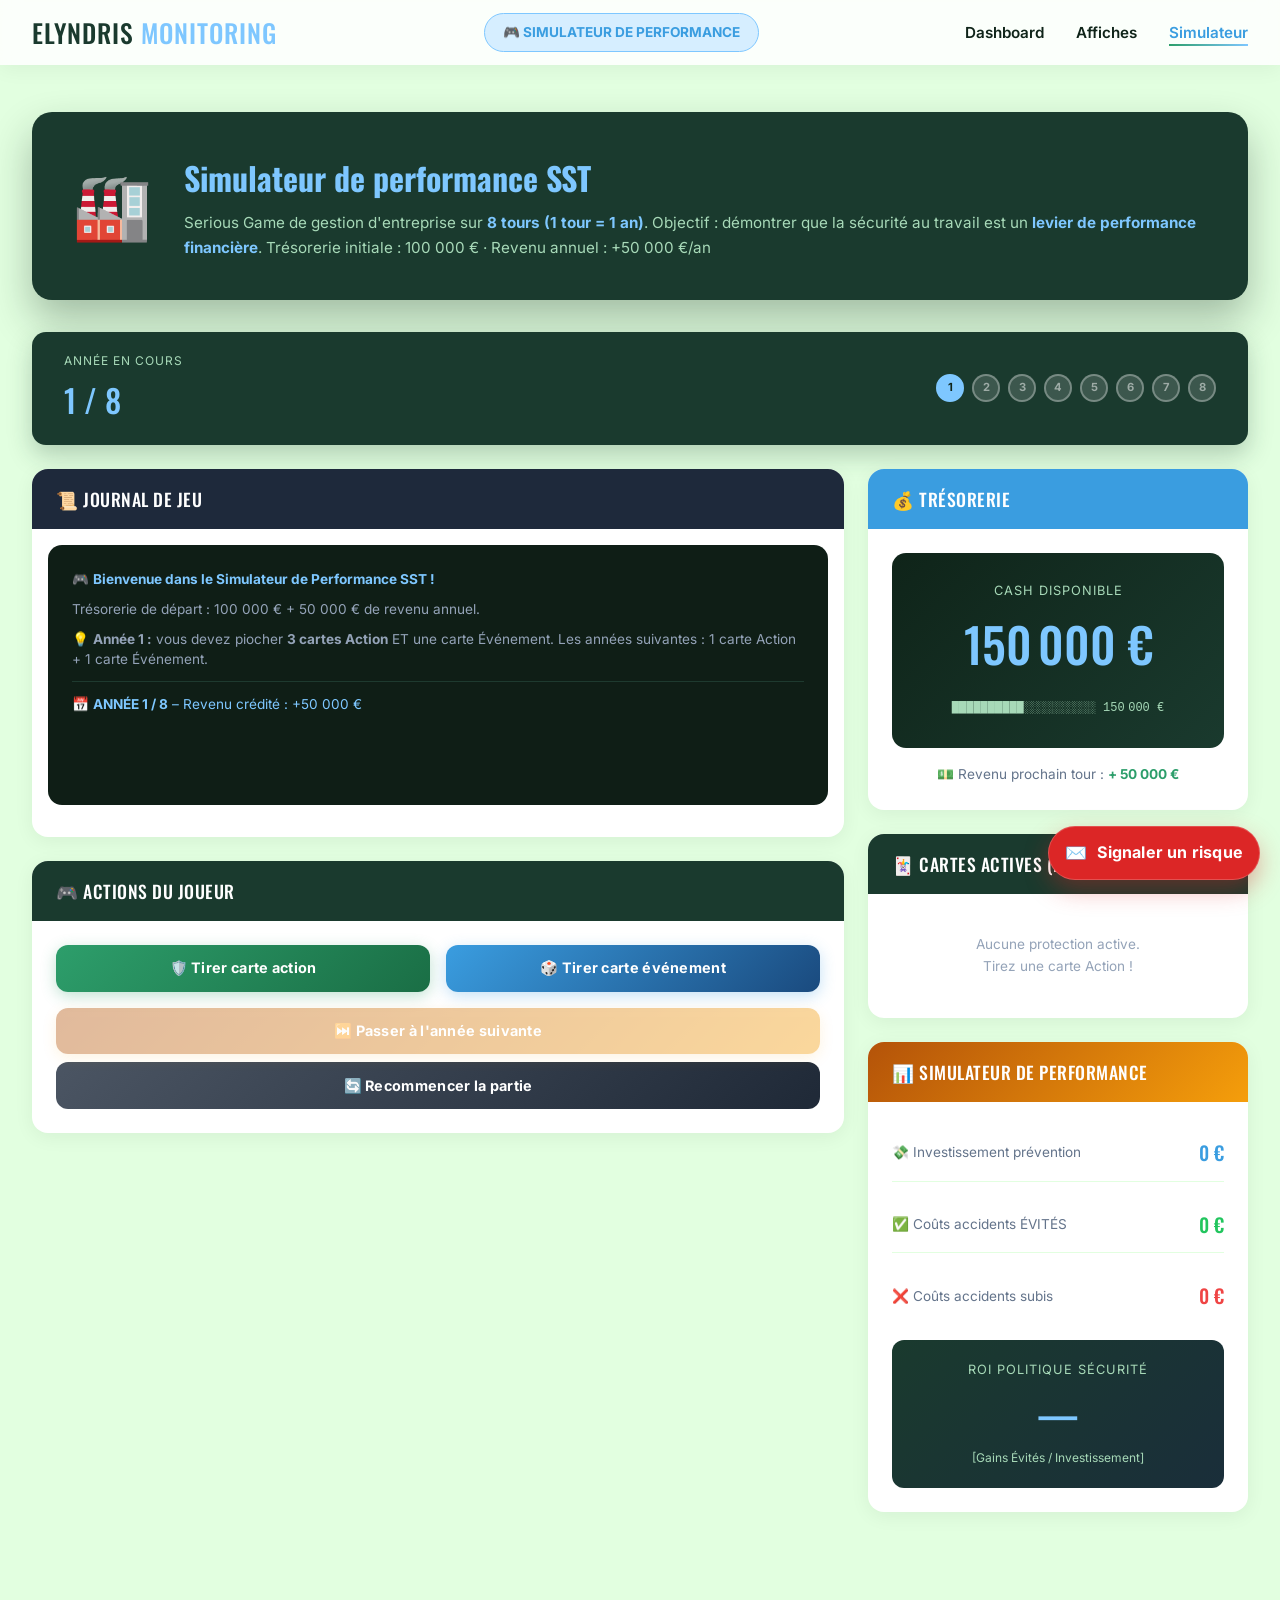
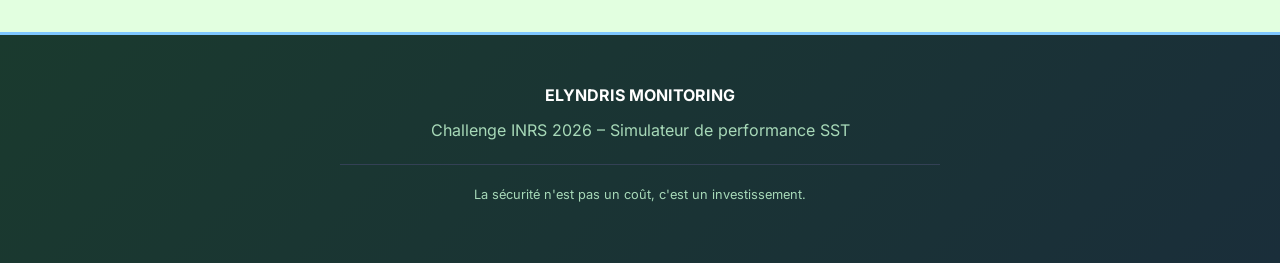
<file: simulateur.html>
<!DOCTYPE html>
<html lang="fr">
<head>
    <meta charset="UTF-8">
    <meta name="viewport" content="width=device-width, initial-scale=1.0">
    <title>Elyndris - Simulateur de Performance SST</title>
    <link rel="stylesheet" href="fonts/fonts.css">
    <style>
        :root {
            --primary: #1a3a2e;
            --accent: #2d9e6b;
            --accent-glow: rgba(45, 158, 107, 0.4);
            --blue: #7ec7ff;
            --blue-dark: #3a9de0;
            --blue-light: #d6eeff;
            --blue-glow: rgba(126, 199, 255, 0.4);
            --success: #22c55e;
            --warning: #f59e0b;
            --danger: #ef4444;
            --light: #e2ffe0;
            --dark: #0f2419;
            --text: #1e3a2f;
            --card-bg: rgba(226, 255, 224, 0.9);
            --transition: all 0.3s cubic-bezier(0.4, 0, 0.2, 1);
        }

        * { margin: 0; padding: 0; box-sizing: border-box; }
        html { scroll-behavior: smooth; }

        body {
            background-color: #e2ffe0;
            color: var(--text);
            font-family: 'Inter', sans-serif;
            line-height: 1.6;
            overflow-x: hidden;
        }

        @keyframes fadeIn { from { opacity: 0; transform: translateY(20px); } to { opacity: 1; transform: translateY(0); } }
        @keyframes pulse-blue { 0% { box-shadow: 0 0 0 0 var(--blue-glow); } 70% { box-shadow: 0 0 0 10px rgba(126, 199, 255, 0); } 100% { box-shadow: 0 0 0 0 rgba(126, 199, 255, 0); } }
        @keyframes slideIn { from { opacity: 0; transform: translateX(-20px); } to { opacity: 1; transform: translateX(0); } }
        @keyframes pop { 0% { transform: scale(0.8); opacity: 0; } 100% { transform: scale(1); opacity: 1; } }
        @keyframes confettiFall {
            0%   { transform: translateY(-10px) rotate(0deg);   opacity: 1; }
            100% { transform: translateY(100vh) rotate(720deg); opacity: 0; }
        }
        @keyframes bonusPop {
            0%   { transform: scale(0.5); opacity: 0; }
            70%  { transform: scale(1.08); opacity: 1; }
            100% { transform: scale(1);   opacity: 1; }
        }
        /* BONUS MODAL */
        #modalBonus { z-index: 2500; }
        .bonus-card {
            background: linear-gradient(135deg, #fff9e6 0%, #fffbe8 100%);
            border-radius: 24px;
            padding: 2.5rem 3rem;
            max-width: 500px;
            width: 90%;
            box-shadow: 0 30px 80px rgba(0,0,0,0.35), 0 0 0 4px #f59e0b;
            animation: bonusPop 0.5s cubic-bezier(0.34,1.56,0.64,1);
            position: relative;
            text-align: center;
            z-index: 1;
        }
        .bonus-trophy { font-size: 5rem; margin-bottom: 0.5rem; }
        .bonus-title {
            font-family: 'Oswald', sans-serif;
            font-size: 2rem;
            color: #92400e;
            text-transform: uppercase;
            letter-spacing: 1px;
            margin-bottom: 0.4rem;
        }
        .bonus-subtitle { color: #b45309; font-size: 1rem; margin-bottom: 1.5rem; }
        .bonus-amount {
            font-family: 'Oswald', sans-serif;
            font-size: 3rem;
            color: #d97706;
            margin-bottom: 1.5rem;
            text-shadow: 0 2px 8px rgba(217,119,6,0.2);
        }
        .confetti-piece {
            position: fixed;
            opacity: 0;
            animation: confettiFall linear forwards;
            pointer-events: none;
            z-index: 9999;
        }

        /* HEADER */
        header {
            background: rgba(255, 255, 255, 0.85);
            backdrop-filter: blur(10px);
            padding: 0.75rem 2rem;
            display: flex;
            justify-content: space-between;
            align-items: center;
            box-shadow: 0 4px 20px rgba(0,0,0,0.05);
            position: fixed;
            width: 100%;
            top: 0;
            z-index: 1000;
            transition: var(--transition);
        }

        .logo { font-family: 'Oswald', sans-serif; font-size: 1.6rem; letter-spacing: 1px; color: var(--primary); }
        .logo span { color: var(--blue); }

        .status {
            background: var(--blue-light);
            color: var(--blue-dark);
            padding: 8px 18px;
            border-radius: 50px;
            font-weight: 700;
            font-size: 0.85rem;
            border: 1px solid var(--blue);
            animation: pulse-blue 2s infinite;
            text-transform: uppercase;
        }

        nav ul { display: flex; list-style: none; gap: 2rem; }
        nav a {
            text-decoration: none;
            color: var(--dark);
            font-weight: 600;
            font-size: 0.95rem;
            transition: var(--transition);
            position: relative;
        }
        nav a::after {
            content: ''; position: absolute; width: 0; height: 2px; bottom: -4px; left: 0;
            background: linear-gradient(90deg, var(--accent), var(--blue)); transition: var(--transition);
        }
        nav a:hover { color: var(--blue-dark); }
        nav a:hover::after { width: 100%; }
        nav a.active { color: var(--blue-dark); }
        nav a.active::after { width: 100%; }

        /* LAYOUT */
        main { margin-top: 80px; padding: 2rem; max-width: 1300px; margin-left: auto; margin-right: auto; }

        h2 {
            font-family: 'Oswald', sans-serif;
            font-size: 2.5rem;
            margin-bottom: 2rem;
            color: var(--primary);
            text-transform: uppercase;
            position: relative;
            padding-bottom: 10px;
        }
        h2::after {
            content: ''; position: absolute; left: 0; bottom: 0; width: 60px; height: 4px;
            background: linear-gradient(90deg, var(--accent), var(--blue));
        }

        /* INTRO */
        .intro-banner {
            background: var(--primary);
            color: white;
            border-radius: 20px;
            padding: 2.5rem;
            margin-bottom: 2rem;
            display: flex;
            align-items: center;
            gap: 2rem;
            box-shadow: 0 20px 40px rgba(15, 36, 25, 0.3);
        }
        .intro-icon { font-size: 4rem; flex-shrink: 0; }
        .intro-banner h1 {
            font-family: 'Oswald', sans-serif;
            font-size: 2rem;
            color: var(--blue);
            margin-bottom: 0.5rem;
        }
        .intro-banner p { color: #a7d9b8; font-size: 0.95rem; }

        /* GAME AREA GRID */
        .game-grid {
            display: grid;
            grid-template-columns: 1fr 380px;
            gap: 1.5rem;
            align-items: start;
        }

        /* PANEL */
        .panel {
            background: white;
            border-radius: 16px;
            box-shadow: 0 4px 20px rgba(0,0,0,0.06);
            overflow: hidden;
            margin-bottom: 1.5rem;
        }
        .panel-header {
            padding: 1rem 1.5rem;
            font-family: 'Oswald', sans-serif;
            font-size: 1.1rem;
            text-transform: uppercase;
            letter-spacing: 0.5px;
            display: flex;
            align-items: center;
            gap: 10px;
        }
        .panel-header.green { background: var(--primary); color: white; }
        .panel-header.blue { background: var(--blue-dark); color: white; }
        .panel-header.dark { background: #1e293b; color: white; }
        .panel-header.gold { background: linear-gradient(135deg, #b45309, #f59e0b); color: white; }
        .panel-body { padding: 1.5rem; }

        /* YEAR INDICATOR */
        .year-bar {
            display: flex;
            align-items: center;
            justify-content: space-between;
            background: var(--primary);
            color: white;
            border-radius: 14px;
            padding: 1.2rem 2rem;
            margin-bottom: 1.5rem;
            box-shadow: 0 10px 25px rgba(26, 58, 46, 0.25);
        }
        .year-display {
            font-family: 'Oswald', sans-serif;
            font-size: 2rem;
            color: var(--blue);
        }
        .year-dots { display: flex; gap: 8px; }
        .year-dot {
            width: 28px; height: 28px; border-radius: 50%;
            background: rgba(255,255,255,0.15);
            border: 2px solid rgba(255,255,255,0.3);
            display: flex; align-items: center; justify-content: center;
            font-size: 0.7rem; font-weight: 700; color: rgba(255,255,255,0.5);
            transition: var(--transition);
        }
        .year-dot.done { background: var(--accent); border-color: var(--accent); color: white; }
        .year-dot.current { background: var(--blue); border-color: var(--blue); color: var(--dark); animation: pulse-blue 1.5s infinite; }

        /* TREASURY */
        .treasury-display {
            background: linear-gradient(135deg, #0f2419, #1a3a2e);
            border-radius: 14px;
            padding: 1.5rem;
            text-align: center;
            color: white;
            margin-bottom: 1rem;
        }
        .treasury-amount {
            font-family: 'Oswald', sans-serif;
            font-size: 3rem;
            color: var(--blue);
            display: block;
            margin: 0.25rem 0;
        }
        .treasury-label { font-size: 0.8rem; color: #a7d9b8; text-transform: uppercase; letter-spacing: 1px; }
        .treasury-bar-wrap { margin-top: 1rem; }
        .treasury-bar-bg {
            background: rgba(255,255,255,0.1);
            border-radius: 50px;
            height: 12px;
            overflow: hidden;
            position: relative;
        }
        .treasury-bar-fill {
            height: 100%;
            border-radius: 50px;
            background: linear-gradient(90deg, var(--accent), var(--blue));
            transition: width 0.8s cubic-bezier(0.4,0,0.2,1);
        }
        .treasury-bar-label {
            display: flex;
            justify-content: space-between;
            font-size: 0.75rem;
            color: #a7d9b8;
            margin-top: 6px;
        }

        /* ACTION BUTTONS */
        .action-buttons { display: grid; grid-template-columns: 1fr 1fr; gap: 1rem; margin-bottom: 1rem; }
        .btn {
            padding: 0.9rem 1.5rem;
            border: none;
            border-radius: 12px;
            font-family: 'Inter', sans-serif;
            font-weight: 700;
            font-size: 0.9rem;
            cursor: pointer;
            transition: var(--transition);
            display: flex;
            align-items: center;
            justify-content: center;
            gap: 8px;
            letter-spacing: 0.3px;
        }
        .btn:disabled { opacity: 0.4; cursor: not-allowed; transform: none !important; }
        .btn-action {
            background: linear-gradient(135deg, var(--accent), #1a6e45);
            color: white;
            box-shadow: 0 4px 15px rgba(45, 158, 107, 0.3);
        }
        .btn-action:hover:not(:disabled) { transform: translateY(-2px); box-shadow: 0 8px 20px rgba(45, 158, 107, 0.4); }
        .btn-event {
            background: linear-gradient(135deg, var(--blue-dark), #1a4a7e);
            color: white;
            box-shadow: 0 4px 15px rgba(58, 157, 224, 0.3);
        }
        .btn-event:hover:not(:disabled) { transform: translateY(-2px); box-shadow: 0 8px 20px rgba(58, 157, 224, 0.4); }
        .btn-next {
            width: 100%;
            background: linear-gradient(135deg, #b45309, #f59e0b);
            color: white;
            box-shadow: 0 4px 15px rgba(245, 158, 11, 0.3);
            margin-bottom: 0.5rem;
        }
        .btn-next:hover:not(:disabled) { transform: translateY(-2px); box-shadow: 0 8px 20px rgba(245, 158, 11, 0.4); }
        .btn-reset {
            width: 100%;
            background: linear-gradient(135deg, #4b5563, #1f2937);
            color: white;
        }
        .btn-reset:hover { transform: translateY(-2px); }

        /* LOG */
        .log-area {
            background: #0f1e16;
            border-radius: 14px;
            padding: 1.5rem;
            min-height: 260px;
            max-height: 340px;
            overflow-y: auto;
            font-family: 'Inter', monospace;
            font-size: 0.85rem;
            color: #a7d9b8;
            margin-bottom: 1rem;
        }
        .log-area::-webkit-scrollbar { width: 4px; }
        .log-area::-webkit-scrollbar-track { background: transparent; }
        .log-area::-webkit-scrollbar-thumb { background: var(--accent); border-radius: 4px; }
        .log-entry { margin-bottom: 0.6rem; animation: slideIn 0.3s ease; line-height: 1.5; }
        .log-entry.system { color: #7ec7ff; }
        .log-entry.good { color: #22c55e; }
        .log-entry.bad { color: #f87171; }
        .log-entry.warn { color: #fbbf24; }
        .log-entry.neutral { color: #94a3b8; }
        .log-divider { border: none; border-top: 1px solid #1e3a2f; margin: 0.75rem 0; }

        /* MODAL CARD */
        .modal-overlay {
            display: none;
            position: fixed; inset: 0;
            background: rgba(0,0,0,0.6);
            backdrop-filter: blur(4px);
            z-index: 2000;
            align-items: center;
            justify-content: center;
        }
        .modal-overlay.open { display: flex; }
        .modal-card {
            background: white;
            border-radius: 20px;
            padding: 2.5rem;
            max-width: 480px;
            width: 90%;
            box-shadow: 0 30px 60px rgba(0,0,0,0.3);
            animation: pop 0.3s ease;
            position: relative;
        }
        .modal-icon { font-size: 3.5rem; text-align: center; margin-bottom: 1rem; }
        .modal-title {
            font-family: 'Oswald', sans-serif;
            font-size: 1.6rem;
            text-align: center;
            color: var(--primary);
            margin-bottom: 0.5rem;
        }
        .modal-subtitle { text-align: center; color: #64748b; font-size: 0.9rem; margin-bottom: 1.5rem; }
        .modal-details {
            background: var(--light);
            border-radius: 12px;
            padding: 1rem 1.5rem;
            margin-bottom: 1.5rem;
            font-size: 0.9rem;
        }
        .modal-details p { margin-bottom: 0.4rem; }
        .modal-details strong { color: var(--primary); }
        .modal-cost {
            font-family: 'Oswald', sans-serif;
            font-size: 2rem;
            text-align: center;
            color: var(--danger);
            margin-bottom: 1.5rem;
        }
        .modal-cost.positive { color: var(--accent); }
        .modal-btns { display: grid; grid-template-columns: 1fr 1fr; gap: 1rem; }
        .modal-btns.single { grid-template-columns: 1fr; }
        .btn-yes { background: var(--accent); color: white; padding: 0.85rem; border-radius: 10px; border: none; font-weight: 700; cursor: pointer; font-size: 1rem; transition: var(--transition); }
        .btn-yes:hover { background: #1a6e45; transform: translateY(-2px); }
        .btn-no { background: #e2e8f0; color: #475569; padding: 0.85rem; border-radius: 10px; border: none; font-weight: 700; cursor: pointer; font-size: 1rem; transition: var(--transition); }
        .btn-no:hover { background: #cbd5e1; }

        /* CARDS IN HAND */
        .cards-grid { display: grid; gap: 0.75rem; }
        .card-item {
            background: var(--light);
            border-radius: 10px;
            padding: 0.75rem 1rem;
            display: flex;
            align-items: center;
            gap: 12px;
            border-left: 4px solid var(--accent);
            font-size: 0.85rem;
            animation: slideIn 0.4s ease;
        }
        .card-item-icon { font-size: 1.5rem; flex-shrink: 0; }
        .card-item-name { font-weight: 700; color: var(--primary); display: block; }
        .card-item-meta { color: #64748b; font-size: 0.78rem; }
        .empty-hand { color: #94a3b8; font-size: 0.85rem; text-align: center; padding: 1rem 0; }

        /* PERF PANEL */
        .perf-grid { display: grid; gap: 1rem; }
        .perf-row {
            display: flex;
            justify-content: space-between;
            align-items: center;
            padding: 0.75rem 0;
            border-bottom: 1px solid var(--light);
        }
        .perf-row:last-child { border-bottom: none; }
        .perf-label { font-size: 0.85rem; color: #64748b; }
        .perf-value { font-family: 'Oswald', sans-serif; font-size: 1.2rem; color: var(--primary); }
        .perf-value.green { color: var(--success); }
        .perf-value.blue { color: var(--blue-dark); }
        .perf-value.gold { color: #d97706; }

        .roi-banner {
            background: linear-gradient(135deg, var(--primary), #1a2e3a);
            border-radius: 12px;
            padding: 1.25rem;
            text-align: center;
            margin-top: 1rem;
            color: white;
        }
        .roi-number {
            font-family: 'Oswald', sans-serif;
            font-size: 2.5rem;
            color: var(--blue);
        }
        .roi-label { font-size: 0.8rem; color: #a7d9b8; text-transform: uppercase; letter-spacing: 1px; }

        /* END SCREEN */
        .end-overlay {
            display: none;
            position: fixed; inset: 0;
            background: rgba(15, 36, 25, 0.95);
            z-index: 3000;
            align-items: center;
            justify-content: center;
            padding: 2rem;
        }
        .end-overlay.open { display: flex; }
        .end-card {
            background: white;
            border-radius: 24px;
            padding: 3rem;
            max-width: 600px;
            width: 100%;
            text-align: center;
            animation: pop 0.5s ease;
        }
        .end-title {
            font-family: 'Oswald', sans-serif;
            font-size: 2.5rem;
            color: var(--primary);
            margin-bottom: 0.5rem;
        }
        .end-subtitle { color: #64748b; margin-bottom: 2rem; }
        .end-stats { display: grid; grid-template-columns: repeat(3, 1fr); gap: 1rem; margin-bottom: 2rem; }
        .end-stat { background: var(--light); border-radius: 12px; padding: 1.25rem; }
        .end-stat-val { font-family: 'Oswald', sans-serif; font-size: 1.8rem; color: var(--primary); display: block; }
        .end-stat-label { font-size: 0.75rem; color: #64748b; margin-top: 4px; }
        .verdict {
            background: var(--primary);
            color: white;
            border-radius: 14px;
            padding: 1.5rem;
            margin-bottom: 2rem;
        }
        .verdict p { color: #a7d9b8; font-size: 0.95rem; line-height: 1.7; }
        .verdict strong { color: var(--blue); }

        footer {
            background: linear-gradient(135deg, var(--primary), #1a2e3a);
            color: #a7d9b8;
            text-align: center;
            padding: 3rem 2rem;
            margin-top: 4rem;
            border-top: 3px solid var(--blue);
        }
        footer p { margin-bottom: 10px; }

        @media screen and (max-width: 900px) {
            .game-grid { grid-template-columns: 1fr; }
            .intro-banner { flex-direction: column; text-align: center; }
            .action-buttons { grid-template-columns: 1fr; }
            .end-stats { grid-template-columns: 1fr; }
        }

        /* HAMBURGER BUTTON */
        .hamburger {
            display: none;
            flex-direction: column;
            justify-content: center;
            gap: 5px;
            background: none;
            border: none;
            cursor: pointer;
            padding: 8px;
            z-index: 1100;
        }
        .hamburger span {
            display: block;
            width: 25px;
            height: 3px;
            background: var(--primary);
            border-radius: 3px;
            transition: var(--transition);
        }
        .hamburger.open span:nth-child(1) { transform: translateY(8px) rotate(45deg); }
        .hamburger.open span:nth-child(2) { opacity: 0; }
        .hamburger.open span:nth-child(3) { transform: translateY(-8px) rotate(-45deg); }

        /* MOBILE NAV */
        @media screen and (max-width: 768px) {
            /* Header et navigation */
            header { padding: 0.5rem 1rem; }
            .status { display: none; }
            .logo { font-size: 1.25rem; }
            .hamburger { display: flex; }
            nav {
                position: fixed;
                top: 0;
                right: -100%;
                width: 75%;
                max-width: 300px;
                height: 100vh;
                background: rgba(255, 255, 255, 0.98);
                backdrop-filter: blur(10px);
                box-shadow: -5px 0 20px rgba(0,0,0,0.1);
                flex-direction: column;
                justify-content: center;
                align-items: center;
                transition: right 0.35s cubic-bezier(0.4, 0, 0.2, 1);
                z-index: 1050;
            }
            nav.open { right: 0; }
            nav ul {
                flex-direction: column;
                gap: 2rem;
                align-items: center;
            }
            nav a { font-size: 1.1rem; }
            main { margin-top: 70px; padding: 1rem; }

            /* Intro */
            .intro-banner { padding: 1.25rem; gap: 1rem; border-radius: 14px; }
            .intro-icon { font-size: 2.4rem; }
            .intro-banner h1 { font-size: 1.35rem; }
            .intro-banner p { font-size: 0.9rem; }

            /* Grille et panneaux */
            .game-grid { grid-template-columns: 1fr; gap: 1rem; }
            .panel-header { padding: 0.8rem 1rem; font-size: 1rem; }
            .panel-body { padding: 1rem; }

            /* Barre d'année */
            .year-bar { padding: 0.9rem 1.2rem; }
            .year-display { font-size: 1.45rem; }
            .year-dots { gap: 6px; }
            .year-dot { width: 22px; height: 22px; font-size: 0.65rem; }

            /* Trésorerie */
            .treasury-display { padding: 1rem; }
            .treasury-amount { font-size: 2.1rem; }
            .treasury-bar-bg { height: 10px; }
            .treasury-bar-label { font-size: 0.7rem; }

            /* Boutons & actions */
            .action-buttons { grid-template-columns: 1fr; gap: 0.75rem; }
            .btn { padding: 0.75rem 1rem; font-size: 0.9rem; border-radius: 10px; }
            .btn-next, .btn-reset { margin-bottom: 0.5rem; }

            /* Zone de log */
            .log-area { padding: 1rem; min-height: 200px; max-height: 260px; font-size: 0.8rem; }

            /* Modales */
            .modal-card { padding: 1.5rem; width: 92%; max-width: 420px; }
            .modal-icon { font-size: 2.6rem; }
            .modal-title { font-size: 1.3rem; }
            .modal-subtitle, .modal-details { font-size: 0.85rem; }
            .modal-btns { gap: 0.75rem; }

            /* Fin de partie */
            .end-title { font-size: 1.8rem; }
            .end-stats { grid-template-columns: 1fr; }
            footer { padding: 2rem 1rem; }
        }

        /* Ultra mobile */
        @media screen and (max-width: 480px) {
            html, body { font-size: 15px; }
            header { padding: 0.45rem 0.8rem; }
            .logo { font-size: 1.1rem; }
            nav a { font-size: 1rem; }
            main { padding: 0.9rem; margin-top: 64px; }

            .intro-banner { padding: 1rem; border-radius: 12px; }
            .intro-icon { font-size: 2rem; }
            .intro-banner h1 { font-size: 1.2rem; }
            .intro-banner p { font-size: 0.85rem; }

            .year-bar { padding: 0.75rem 1rem; border-radius: 12px; }
            .year-display { font-size: 1.25rem; }
            .year-dot { width: 20px; height: 20px; font-size: 0.6rem; }

            .treasury-amount { font-size: 1.8rem; }
            .treasury-label { font-size: 0.7rem; }

            .btn { padding: 0.7rem 0.9rem; font-size: 0.85rem; }
            .action-buttons { gap: 0.6rem; }

            .panel { border-radius: 12px; }
            .panel-body { padding: 0.85rem; }

            .log-area { min-height: 160px; max-height: 220px; font-size: 0.78rem; }

            .modal-card { padding: 1.2rem; max-width: 360px; border-radius: 16px; }
            .modal-title { font-size: 1.2rem; }
            .modal-cost { font-size: 1.6rem; }
            .btn-yes, .btn-no { padding: 0.75rem; font-size: 0.95rem; }
        }

        @media screen and (max-width: 360px) {
            html, body { font-size: 14px; }
            .intro-banner h1 { font-size: 1.1rem; }
            .year-display { font-size: 1.1rem; }
            .year-dot { width: 18px; height: 18px; font-size: 0.55rem; }
            .treasury-amount { font-size: 1.6rem; }
            .btn { padding: 0.65rem 0.8rem; font-size: 0.8rem; }
        }

        /* Bouton flottant: Signaler un risque (visible sur toutes les pages) */
        .risk-report-btn {
            position: fixed;
            right: 20px;
            bottom: 20px;
            display: inline-flex;
            align-items: center;
            gap: 10px;
            padding: 12px 16px;
            border-radius: 999px;
            background: #dc2626;
            color: #fff;
            text-decoration: none;
            font-weight: 800;
            letter-spacing: 0.2px;
            box-shadow: 0 10px 25px rgba(220,38,38,0.35);
            transition: transform .2s ease, box-shadow .2s ease, background-color .2s ease;
            z-index: 1500;
            border: 1px solid rgba(255,255,255,0.2);
        }
        .risk-report-btn:hover { transform: translateY(-2px); box-shadow: 0 14px 32px rgba(220,38,38,0.45); background: #b91c1c; }
        .risk-report-btn:active { transform: translateY(0); }
        .risk-report-btn:focus { outline: 3px solid #fff; outline-offset: 2px; }
        .risk-report-btn .icon { font-size: 1.1rem; }

        @media (max-width: 480px) {
            .risk-report-btn {
                right: 12px;
                bottom: 12px;
                padding: 11px 14px;
                font-size: 0.95rem;
            }
            .risk-report-btn .label { display: none; }
        }
    </style>
</head>
<body>

<header id="header">
    <div class="logo">ELYNDRIS <span>MONITORING</span></div>
    <div class="status">🎮 SIMULATEUR DE PERFORMANCE</div>
    <button class="hamburger" id="hamburger" aria-label="Menu" aria-expanded="false">
        <span></span><span></span><span></span>
    </button>
    <nav id="main-nav">
        <ul>
            <li><a href="index.html">Dashboard</a></li>
            <li><a href="affiches.html">Affiches</a></li>
            <li><a href="simulateur.html" class="active">Simulateur</a></li>
        </ul>
    </nav>
</header>

<main>
    <div class="intro-banner">
        <div class="intro-icon">🏭</div>
        <div>
            <h1>Simulateur de performance SST</h1>
            <p>Serious Game de gestion d'entreprise sur <strong style="color:var(--blue)">8 tours (1 tour = 1 an)</strong>.
            Objectif : démontrer que la sécurité au travail est un <strong style="color:var(--blue)">levier de performance financière</strong>.
            Trésorerie initiale : 100 000 € · Revenu annuel : +50 000 €/an</p>
        </div>
    </div>

    <!-- YEAR BAR -->
    <div class="year-bar">
        <div>
            <div style="font-size:0.75rem; color:#a7d9b8; text-transform:uppercase; letter-spacing:1px; margin-bottom:4px;">Année en cours</div>
            <div class="year-display" id="yearDisplay">1 / 8</div>
        </div>
        <div class="year-dots" id="yearDots"></div>
    </div>

    <div class="game-grid">
        <!-- COLONNE GAUCHE : LOG + ACTIONS -->
        <div>
            <!-- LOG -->
            <div class="panel">
                <div class="panel-header dark">📜 Journal de jeu</div>
                <div class="panel-body" style="padding: 1rem;">
                    <div class="log-area" id="logArea"></div>
                </div>
            </div>

            <!-- ACTIONS -->
            <div class="panel">
                <div class="panel-header green">🎮 Actions du joueur</div>
                <div class="panel-body">
                    <div class="action-buttons">
                        <button class="btn btn-action" id="btnAction" onclick="drawActionCard()">
                            🛡️ Tirer carte action
                        </button>
                        <button class="btn btn-event" id="btnEvent" onclick="drawEventCard()">
                            🎲 Tirer carte événement
                        </button>
                    </div>
                    <button class="btn btn-next" id="btnNext" onclick="nextYear()">
                        ⏭️ Passer à l'année suivante
                    </button>
                    <button class="btn btn-reset" onclick="resetGame()">
                        🔄 Recommencer la partie
                    </button>
                </div>
            </div>
        </div>

        <!-- COLONNE DROITE : STATS + CARTES -->
        <div>
            <!-- TRESORERIE -->
            <div class="panel">
                <div class="panel-header blue">💰 Trésorerie</div>
                <div class="panel-body">
                    <div class="treasury-display">
                        <span class="treasury-label">Cash disponible</span>
                        <span class="treasury-amount" id="treasuryAmount">100 000 €</span>
                        <div class="treasury-bar-wrap">
                            <div style="font-size:0.75rem; color:#a7d9b8; margin-bottom:6px; font-family:monospace;" id="asciiBar">████████████████ 100 000 €</div>
                        </div>
                    </div>
                    <div style="text-align:center; font-size:0.85rem; color:#64748b; margin-top:0.5rem;">
                        💵 Revenu prochain tour : <strong style="color:var(--accent)">+ 50 000 €</strong>
                    </div>
                </div>
            </div>

            <!-- CARTES EN MAIN -->
            <div class="panel">
                <div class="panel-header green">🃏 Cartes actives (Protections)</div>
                <div class="panel-body">
                    <div class="cards-grid" id="cardsGrid">
                        <div class="empty-hand">Aucune protection active.<br>Tirez une carte Action !</div>
                    </div>
                </div>
            </div>

            <!-- SIMULATEUR DE PERFORMANCE -->
            <div class="panel">
                <div class="panel-header gold">📊 Simulateur de performance</div>
                <div class="panel-body">
                    <div class="perf-grid">
                        <div class="perf-row">
                            <span class="perf-label">💸 Investissement prévention</span>
                            <span class="perf-value blue" id="perfInvest">0 €</span>
                        </div>
                        <div class="perf-row">
                            <span class="perf-label">✅ Coûts accidents ÉVITÉS</span>
                            <span class="perf-value green" id="perfSaved">0 €</span>
                        </div>
                        <div class="perf-row">
                            <span class="perf-label">❌ Coûts accidents subis</span>
                            <span class="perf-value" style="color:var(--danger)" id="perfLost">0 €</span>
                        </div>
                    </div>
                    <div class="roi-banner">
                        <div class="roi-label">ROI politique sécurité</div>
                        <div class="roi-number" id="roiDisplay">—</div>
                        <div style="font-size:0.75rem; color:#a7d9b8; margin-top:4px;">[Gains Évités / Investissement]</div>
                    </div>
                </div>
            </div>
        </div>
    </div>
</main>

<!-- MODAL ACTION -->
<div class="modal-overlay" id="modalAction">
    <div class="modal-card">
        <div class="modal-icon" id="modalActionIcon">🛡️</div>
        <div class="modal-title" id="modalActionTitle">Carte action</div>
        <div class="modal-subtitle" id="modalActionSub"></div>
        <div class="modal-details" id="modalActionDetails"></div>
        <div class="modal-cost" id="modalActionCost"></div>
        <div class="modal-btns" id="modalActionBtns">
            <button class="btn-yes" onclick="acceptAction()">✅ OUI – J'investis</button>
            <button class="btn-no" onclick="refuseAction()">❌ NON – Je passe</button>
        </div>
    </div>
</div>

<!-- MODAL EVENT -->
<div class="modal-overlay" id="modalEvent">
    <div class="modal-card">
        <div class="modal-icon" id="modalEventIcon">⚠️</div>
        <div class="modal-title" id="modalEventTitle">Événement</div>
        <div class="modal-subtitle" id="modalEventSub"></div>
        <div class="modal-details" id="modalEventDetails"></div>
        <div class="modal-cost" id="modalEventCost"></div>
        <div class="modal-btns single">
            <button class="btn-yes" onclick="closeEventModal()">Continuer →</button>
        </div>
    </div>
</div>

<!-- MODAL BONUS PERFORMANCE -->
<div class="modal-overlay" id="modalBonus">
    <div class="bonus-card">
        <div class="bonus-trophy">🏆</div>
        <div class="bonus-title">Bonus de performance !</div>
        <div class="bonus-subtitle">3 années consécutives sans accident 🎉</div>
        <div class="bonus-amount">+ 15 000 €</div>
        <p style="color:#92400e; font-size:0.9rem; margin-bottom:1.5rem;">Prime de sécurité créditée à votre trésorerie.</p>
        <div class="modal-btns single">
            <button class="btn-yes" style="background:#d97706;" onclick="closeBonusModal()">🎊 Super, continuons !</button>
        </div>
    </div>
</div>

<!-- END SCREEN -->
<div class="end-overlay" id="endOverlay">
    <div class="end-card">
        <div style="font-size:4rem; margin-bottom:1rem;">🏆</div>
        <div class="end-title">Fin de Partie !</div>
        <div class="end-subtitle">Résultats après 8 ans de gestion</div>
        <div class="end-stats">
            <div class="end-stat">
                <span class="end-stat-val" id="endTreasury">—</span>
                <div class="end-stat-label">Trésorerie finale</div>
            </div>
            <div class="end-stat">
                <span class="end-stat-val" id="endInvest">—</span>
                <div class="end-stat-label">Investi en prévention</div>
            </div>
            <div class="end-stat">
                <span class="end-stat-val" id="endSaved">—</span>
                <div class="end-stat-label">Accidents évités (€)</div>
            </div>
        </div>
        <div class="verdict" id="verdict"></div>
        <button class="btn btn-reset" style="width:100%" onclick="resetGame()">🔄 Rejouer</button>
    </div>
</div>

<footer>
    <div style="max-width: 600px; margin: 0 auto;">
        <p style="font-weight: 700; color: white;">ELYNDRIS MONITORING</p>
        <p>Challenge INRS 2026 – Simulateur de performance SST</p>
        <div style="height: 1px; background: #334155; margin: 20px 0;"></div>
        <p style="font-size: 0.8rem;">La sécurité n'est pas un coût, c'est un investissement.</p>
    </div>
</footer>

<script>
/* ============================================================
   DONNÉES DU JEU
   ============================================================ */

const ACTION_CARDS = [
    {
        id: 'secourisme',
        name: 'Formation secourisme',
        icon: '🩺',
        prob: 2,
        costPerYear: 5000,
        duration: 3,       // durée du paiement
        validYears: 6,     // durée de validité
        description: 'Formation SST pour vos équipes. Réduit de 50% les coûts de TOUS les accidents non évités.',
        protects: ['all_reduction'],
        unique: true
    },
    {
        id: 'gants',
        name: 'Pack gants de protection',
        icon: '🧤',
        prob: 2,
        cost: 3000,
        validYears: 3,
        description: 'Protège contre les risques mains (coupures, brûlures, infections). Usage illimité.',
        protects: ['coupure', 'infection'],
        unique: false
    },
    {
        id: 'chaussures',
        name: 'Pack chaussures de sécurité',
        icon: '👟',
        prob: 2,
        cost: 4000,
        validYears: 4,
        description: 'Protège contre risques pieds, glissades et impacts. Usage illimité.',
        protects: ['ecrasement', 'glissade', 'collision'],
        unique: false
    },
    {
        id: 'gardecorps',
        name: 'Garde-corps & lignes de vie',
        icon: '🏗️',
        prob: 1,
        cost: 10000,
        validYears: 10,
        description: 'Installation de protections collectives contre les chutes de hauteur. Usage illimité.',
        protects: ['chute'],
        unique: true
    },
    {
        id: 'ergonomie',
        name: 'Postes ergonomiques',
        icon: '🪑',
        prob: 1,
        cost: 15000,
        validYears: 8,
        description: 'Aménagement ergonomique des postes de travail. Prévient les TMS (lumbago, etc.).',
        protects: ['lumbago'],
        unique: true
    },
    {
        id: 'rps',
        name: 'Audit & plan RPS',
        icon: '🧠',
        prob: 1,
        cost: 8000,
        validYears: 4,
        description: 'Audit des risques psychosociaux et plan de prévention. Prévient le burn-out.',
        protects: ['burnout'],
        unique: true
    }
];

const EVENT_CARDS = [
    {
        id: 'chute',
        name: 'Chute de hauteur',
        icon: '🪜',
        prob: 1,
        baseCost: 80000,
        description: 'Accident grave. Un opérateur chute d\'une plateforme.',
        avoidedBy: ['gardecorps'],
        partialBy: []
    },
    {
        id: 'ecrasement',
        name: 'Écrasement du pied',
        icon: '🦶',
        prob: 2,
        baseCost: 15000,
        description: 'Fracture suite à la chute d\'un objet lourd.',
        avoidedBy: ['chaussures'],
        partialBy: []
    },
    {
        id: 'coupure',
        name: 'Coupure / brûlure aux mains',
        icon: '✂️',
        prob: 2,
        baseCost: 10000,
        description: 'Soins et arrêt de travail suite à une blessure aux mains.',
        avoidedBy: ['gants'],
        partialBy: []
    },
    {
        id: 'glissade',
        name: 'Glissade sur sol mouillé',
        icon: '💧',
        prob: 1,
        baseCost: 8000,
        description: 'Entorse suite à une glissade (sol mouillé).',
        avoidedBy: ['chaussures'],
        partialBy: []
    },
    {
        id: 'lumbago',
        name: 'Lumbago (manutention)',
        icon: '🏋️',
        prob: 1,
        baseCost: 25000,
        description: 'Arrêt long suite à un effort de manutention.',
        avoidedBy: ['ergonomie'],
        partialBy: []
    },
    {
        id: 'burnout',
        name: 'Burn-out d\'un manager',
        icon: '🔥',
        prob: 1,
        baseCost: 45000,
        description: 'Désorganisation totale de l\'équipe suite au burn-out d\'un manager.',
        avoidedBy: ['rps'],
        partialBy: []
    },
    {
        id: 'collision',
        name: 'Collision chariot / piéton',
        icon: '🚛',
        prob: 1,
        baseCost: 30000,
        description: 'Traumatisme suite à une collision entre un chariot et un piéton.',
        avoidedBy: ['chaussures'],
        partialBy: ['secourisme']
    },
    {
        id: 'infection',
        name: 'Infection cutanée',
        icon: '🧪',
        prob: 1,
        baseCost: 12000,
        description: 'Maladie professionnelle suite à un contact avec des produits chimiques.',
        avoidedBy: ['gants'],
        partialBy: []
    }
];

/* ============================================================
   ÉTAT DU JEU
   ============================================================ */
let state = {};

function initState() {
    state = {
        year: 1,
        treasury: 100000,
        cards: [],           // { cardId, yearsLeft, paying (for secourisme) }
        totalInvested: 0,
        totalSaved: 0,
        totalLost: 0,
        actionsDrawnThisYear: 0,
        eventDrawnThisYear: false,
        eventAvoidedThisYear: false,
        consecutiveSafeYears: 0,
        pendingAction: null,
        pendingEvent: null
    };
}

/* ============================================================
   UTILITAIRES
   ============================================================ */

function fmt(n) {
    return n.toLocaleString('fr-FR') + ' €';
}

function hasCard(cardId) {
    return state.cards.some(c => c.cardId === cardId && c.yearsLeft > 0);
}

function weightedRandom(items, key = 'prob') {
    const total = items.reduce((s, i) => s + i[key], 0);
    let r = Math.random() * total;
    for (const item of items) {
        r -= item[key];
        if (r <= 0) return item;
    }
    return items[items.length - 1];
}

/* ============================================================
   LOG
   ============================================================ */

function log(msg, type = 'neutral') {
    const area = document.getElementById('logArea');
    const entry = document.createElement('div');
    entry.className = `log-entry ${type}`;
    entry.innerHTML = msg;
    area.appendChild(entry);
    area.scrollTop = area.scrollHeight;
}

function logDivider() {
    const area = document.getElementById('logArea');
    const hr = document.createElement('hr');
    hr.className = 'log-divider';
    area.appendChild(hr);
}

/* ============================================================
   RENDU
   ============================================================ */

function renderAll() {
    renderYear();
    renderTreasury();
    renderCards();
    renderPerf();
    renderNextBtn();
}

function requiredActions() {
    return state.year === 1 ? 3 : 1;
}

function renderNextBtn() {
    const btn = document.getElementById('btnNext');
    const req = requiredActions();
    const actionsDone = state.actionsDrawnThisYear >= req;
    const ready = actionsDone && state.eventDrawnThisYear;
    btn.disabled = !ready;
    if (!ready) {
        const missing = [];
        if (!actionsDone) {
            const rem = req - state.actionsDrawnThisYear;
            missing.push(`${rem} carte${rem > 1 ? 's' : ''} Action`);
        }
        if (!state.eventDrawnThisYear) missing.push('une carte Événement');
        btn.title = `Vous devez encore piocher : ${missing.join(' et ')}.`;
    } else {
        btn.title = '';
    }
}

function renderYear() {
    document.getElementById('yearDisplay').textContent = `${state.year} / 8`;
    const dots = document.getElementById('yearDots');
    dots.innerHTML = '';
    for (let i = 1; i <= 8; i++) {
        const d = document.createElement('div');
        d.className = 'year-dot' + (i < state.year ? ' done' : (i === state.year ? ' current' : ''));
        d.textContent = i;
        dots.appendChild(d);
    }
}

function renderTreasury() {
    const t = state.treasury;
    document.getElementById('treasuryAmount').textContent = fmt(t);

    const maxRef = 300000;
    const pct = Math.max(0, Math.min(100, (t / maxRef) * 100));
    const bars = Math.round(pct / 5);
    const filled = '█'.repeat(bars);
    const empty = '░'.repeat(20 - bars);
    document.getElementById('asciiBar').textContent = filled + empty + ' ' + fmt(t);
}

function renderCards() {
    const grid = document.getElementById('cardsGrid');
    const active = state.cards.filter(c => c.yearsLeft > 0);
    if (active.length === 0) {
        grid.innerHTML = '<div class="empty-hand">Aucune protection active.<br>Tirez une carte Action !</div>';
        return;
    }
    grid.innerHTML = '';
    active.forEach(c => {
        const def = ACTION_CARDS.find(a => a.id === c.cardId);
        if (!def) return;
        const item = document.createElement('div');
        item.className = 'card-item';
        const paying = def.id === 'secourisme' && c.payingLeft > 0 ? ` · Paiement : ${c.payingLeft} an(s)` : '';
        item.innerHTML = `
            <div class="card-item-icon">${def.icon}</div>
            <div>
                <span class="card-item-name">${def.name}</span>
                <span class="card-item-meta">⏳ ${c.yearsLeft} an(s) restant(s)${paying}</span>
            </div>`;
        grid.appendChild(item);
    });
}

function renderPerf() {
    document.getElementById('perfInvest').textContent = fmt(state.totalInvested);
    document.getElementById('perfSaved').textContent = fmt(state.totalSaved);
    document.getElementById('perfLost').textContent = fmt(state.totalLost);

    if (state.totalInvested > 0) {
        const roi = Math.round((state.totalSaved / state.totalInvested) * 100);
        document.getElementById('roiDisplay').textContent = roi + ' %';
    } else {
        document.getElementById('roiDisplay').textContent = '—';
    }
}

/* ============================================================
   CARTE ACTION
   ============================================================ */

function drawActionCard() {
    const req = requiredActions();
    if (state.actionsDrawnThisYear >= req) {
        log(`⚠️ Vous avez déjà tiré ${req} carte${req > 1 ? 's' : ''} Action cette année.`, 'warn');
        return;
    }

    // Filtrer les cartes déjà possédées (uniques)
    const available = ACTION_CARDS.filter(a => {
        if (a.unique && hasCard(a.id)) return false;
        return true;
    });

    if (available.length === 0) {
        log('✅ Toutes les protections disponibles sont déjà actives !', 'good');
        state.actionsDrawnThisYear = requiredActions();
        renderAll();
        return;
    }

    const card = weightedRandom(available);
    state.pendingAction = card;

    // Remplir le modal
    document.getElementById('modalActionIcon').textContent = card.icon;
    document.getElementById('modalActionTitle').textContent = card.name;
    document.getElementById('modalActionSub').textContent = card.description;

    let costText = '';
    let costDisplay = '';
    if (card.id === 'secourisme') {
        costText = `<p><strong>Coût :</strong> 5 000 €/an pendant 3 ans</p><p><strong>Validité :</strong> 6 ans</p><p><strong>Effet :</strong> -50% sur TOUS les accidents non évités</p>`;
        costDisplay = '- 5 000 €/an × 3 ans';
    } else {
        costText = `<p><strong>Coût :</strong> ${fmt(card.cost)}</p><p><strong>Validité :</strong> ${card.validYears} an(s)</p>`;
        costDisplay = '- ' + fmt(card.cost);
    }
    document.getElementById('modalActionDetails').innerHTML = costText;
    document.getElementById('modalActionCost').textContent = costDisplay;
    document.getElementById('modalActionCost').className = 'modal-cost';

    document.getElementById('modalAction').classList.add('open');
}

function acceptAction() {
    const card = state.pendingAction;
    if (!card) return;

    let cost = 0;
    if (card.id === 'secourisme') {
        cost = 5000;
    } else {
        cost = card.cost;
    }

    if (state.treasury < cost) {
        log(`❌ Fonds insuffisants pour ${card.name} (${fmt(cost)} requis).`, 'bad');
        document.getElementById('modalAction').classList.remove('open');
        state.actionDrawnThisYear = true;
        return;
    }

    state.treasury -= cost;
    state.totalInvested += cost;

    // Ajouter ou renouveler la carte
    const existing = state.cards.find(c => c.cardId === card.id);
    if (existing) {
        existing.yearsLeft = card.validYears;
        if (card.id === 'secourisme') existing.payingLeft = 3;
    } else {
        state.cards.push({
            cardId: card.id,
            yearsLeft: card.validYears,
            payingLeft: card.id === 'secourisme' ? 3 : 0
        });
    }

    log(`✅ ${card.icon} <strong>${card.name}</strong> acquise ! (${fmt(cost)} débité)`, 'good');
    state.actionsDrawnThisYear++;
    const req = requiredActions();
    if (state.actionsDrawnThisYear < req) {
        log(`💡 Année 1 : piochage ${state.actionsDrawnThisYear}/${req} — Tirez encore une carte Action !`, 'neutral');
    }
    document.getElementById('modalAction').classList.remove('open');
    state.pendingAction = null;

    if (state.actionsDrawnThisYear >= req) {
        const btn = document.getElementById('btnAction');
        btn.disabled = true;
    }

    renderAll();
}

function refuseAction() {
    const card = state.pendingAction;
    if (card) log(`⏩ Carte ${card.icon} ${card.name} refusée.`, 'neutral');
    state.actionsDrawnThisYear++;
    const req = requiredActions();
    if (state.actionsDrawnThisYear < req) {
        log(`💡 Année 1 : piochage ${state.actionsDrawnThisYear}/${req} — Tirez encore une carte Action !`, 'neutral');
    }
    document.getElementById('modalAction').classList.remove('open');
    state.pendingAction = null;

    if (state.actionsDrawnThisYear >= req) {
        const btn = document.getElementById('btnAction');
        btn.disabled = true;
    }

    renderAll();
}

/* ============================================================
   CARTE ÉVÉNEMENT
   ============================================================ */

function drawEventCard() {
    if (state.eventDrawnThisYear) {
        log('⚠️ Vous avez déjà tiré une carte Événement cette année.', 'warn');
        return;
    }

    const event = weightedRandom(EVENT_CARDS);
    state.pendingEvent = event;

    // Calcul du coût réel
    let finalCost = event.baseCost;
    let avoided = false;
    let partial = false;
    let resolution = '';

    // Vérifier si totalement évité
    if (event.avoidedBy.some(id => hasCard(id))) {
        avoided = true;
        finalCost = 0;
        const protector = event.avoidedBy.find(id => hasCard(id));
        const protCard = ACTION_CARDS.find(a => a.id === protector);
        resolution = `✅ <strong>Accident évité !</strong> Votre ${protCard.icon} ${protCard.name} a protégé l'équipe.`;
        state.totalSaved += event.baseCost;
    } else {
        // Réduction secourisme si applicable
        if (hasCard('secourisme')) {
            partial = true;
            finalCost = Math.round(event.baseCost * 0.5);
            resolution = `🩺 <strong>Formation Secourisme</strong> : coût réduit de 50% (${fmt(event.baseCost)} → ${fmt(finalCost)})`;
            state.totalSaved += event.baseCost - finalCost;
        }

        // Vérifier réduction partielle (collision + chaussures)
        if (event.id === 'collision' && hasCard('chaussures') && !avoided) {
            if (!partial) {
                finalCost = Math.round(event.baseCost * 0.5);
                resolution = `👟 <strong>Chaussures de Sécurité</strong> : impact réduit (${fmt(event.baseCost)} → ${fmt(finalCost)})`;
                state.totalSaved += event.baseCost - finalCost;
            }
        }

        state.treasury -= finalCost;
        state.totalLost += finalCost;
    }

    // Préparer le modal
    document.getElementById('modalEventIcon').textContent = event.icon;
    document.getElementById('modalEventTitle').textContent = event.name;
    document.getElementById('modalEventSub').textContent = event.description;

    let details = `<p><strong>Coût potentiel :</strong> ${fmt(event.baseCost)}</p>`;
    if (avoided) {
        details += `<p style="color:var(--success); margin-top:8px;">${resolution}</p>`;
    } else if (partial) {
        details += `<p style="color:var(--warning); margin-top:8px;">${resolution}</p>`;
    } else {
        details += `<p style="margin-top:8px; color:#64748b;">Aucune protection active pour cet accident.</p>`;
    }
    document.getElementById('modalEventDetails').innerHTML = details;

    const costEl = document.getElementById('modalEventCost');
    if (avoided) {
        costEl.textContent = '0 € (Accident évité !)';
        costEl.className = 'modal-cost positive';
    } else {
        costEl.textContent = '- ' + fmt(finalCost);
        costEl.className = 'modal-cost';
    }

    document.getElementById('modalEvent').classList.add('open');

    // Log
    if (avoided) {
        log(`🎲 Événement : ${event.icon} <strong>${event.name}</strong> → ÉVITÉ ! (Économie : ${fmt(event.baseCost)})`, 'good');
    } else if (partial) {
        log(`🎲 Événement : ${event.icon} <strong>${event.name}</strong> → Coût réduit : ${fmt(finalCost)} (économie : ${fmt(event.baseCost - finalCost)})`, 'warn');
    } else {
        log(`🎲 Événement : ${event.icon} <strong>${event.name}</strong> → Coût : -${fmt(finalCost)} 😢`, 'bad');
    }

    state.eventDrawnThisYear = true;
    state.eventAvoidedThisYear = avoided;

    const btn = document.getElementById('btnEvent');
    btn.disabled = true;

    renderAll();
}

function closeEventModal() {
    document.getElementById('modalEvent').classList.remove('open');
    state.pendingEvent = null;
}

/* ============================================================
   POPUP BONUS DE PERFORMANCE
   ============================================================ */

function launchConfetti() {
    const colors = ['#f59e0b','#ef4444','#22c55e','#7ec7ff','#a78bfa','#f472b6','#fbbf24','#34d399'];
    const shapes = ['■', '●', '▲', '◆', '★'];
    const total = 400;

    for (let i = 0; i < total; i++) {
        const el = document.createElement('div');
        el.className = 'confetti-piece';
        el.textContent = shapes[Math.floor(Math.random() * shapes.length)];

        // Répartition : 40% côté gauche, 40% côté droit, 20% au centre
        const zone = Math.random();
        let x;
        if (zone < 0.4) {
            x = Math.random() * 25;           // 0–25% (gauche)
        } else if (zone < 0.8) {
            x = 75 + Math.random() * 25;      // 75–100% (droite)
        } else {
            x = 25 + Math.random() * 50;      // 25–75% (centre)
        }

        el.style.left = x + 'vw';
        el.style.top = '-20px';
        el.style.fontSize = (8 + Math.random() * 18) + 'px';
        el.style.color = colors[Math.floor(Math.random() * colors.length)];
        el.style.animationDuration = (1.5 + Math.random() * 3) + 's';
        el.style.animationDelay = (Math.random() * 1.5) + 's';

        document.body.appendChild(el);
        el.addEventListener('animationend', () => el.remove());
    }
}

function showBonusModal() {
    document.getElementById('modalBonus').classList.add('open');
    launchConfetti();
}

function closeBonusModal() {
    document.getElementById('modalBonus').classList.remove('open');
}

/* ============================================================
   PASSAGE D'ANNÉE
   ============================================================ */

function nextYear() {
    const req = requiredActions();
    const actionsDone = state.actionsDrawnThisYear >= req;
    if (!actionsDone || !state.eventDrawnThisYear) {
        const missing = [];
        if (!actionsDone) {
            const rem = req - state.actionsDrawnThisYear;
            missing.push(`${rem} carte${rem > 1 ? 's' : ''} Action 🃏`);
        }
        if (!state.eventDrawnThisYear) missing.push('une carte Événement 🎲');
        log(`⛔ Vous devez piocher ${missing.join(' et ')} avant de passer à l'année suivante.`, 'bad');
        return;
    }
    if (state.year >= 8) {
        showEndScreen();
        return;
    }

    logDivider();

    // Créditer revenu annuel
    state.treasury += 50000;
    log(`💵 <strong>Début Année ${state.year + 1}</strong> – Revenu crédité : +50 000 €`, 'system');

    // Décrémenter cartes
    state.cards.forEach(c => {
        c.yearsLeft = Math.max(0, c.yearsLeft - 1);
        if (c.cardId === 'secourisme' && c.payingLeft > 0) {
            c.payingLeft--;
            if (c.payingLeft > 0) {
                state.treasury -= 5000;
                state.totalInvested += 5000;
                log(`💸 Paiement Formation Secourisme : -5 000 €`, 'warn');
            }
        }
        if (c.yearsLeft === 0) {
            const def = ACTION_CARDS.find(a => a.id === c.cardId);
            if (def) log(`⚠️ ${def.icon} <strong>${def.name}</strong> a expiré !`, 'warn');
        }
    });
    state.cards = state.cards.filter(c => c.yearsLeft > 0);

    // Bonus de performance : 3 tours consécutifs sans accident
    if (state.eventAvoidedThisYear) {
        state.consecutiveSafeYears++;
        if (state.consecutiveSafeYears === 3) {
            const bonus = 15000;
            state.treasury += bonus;
            state.totalSaved += bonus;
            log(`🏆 <strong>Bonus de Performance !</strong> 3 années consécutives sans accident – Prime de sécurité : +${fmt(bonus)} 🎉`, 'good');
            showBonusModal();
        }
    } else {
        state.consecutiveSafeYears = 0;
    }

    state.year++;
    state.actionsDrawnThisYear = 0;
    state.eventDrawnThisYear = false;
    state.eventAvoidedThisYear = false;

    const btnEvent = document.getElementById('btnEvent');
    btnEvent.disabled = false;
    const btnAction = document.getElementById('btnAction');
    btnAction.disabled = false;

    renderAll();

    if (state.year === 8) {
        document.getElementById('btnNext').textContent = '🏁 Voir les Résultats Finaux';
    }
}

/* ============================================================
   FIN DE PARTIE
   ============================================================ */

function showEndScreen() {
    document.getElementById('endTreasury').textContent = fmt(state.treasury);
    document.getElementById('endInvest').textContent = fmt(state.totalInvested);
    document.getElementById('endSaved').textContent = fmt(state.totalSaved);

    let roi = state.totalInvested > 0 ? Math.round((state.totalSaved / state.totalInvested) * 100) : 0;
    let verdictMsg = '';

    if (state.totalSaved > state.totalInvested * 2) {
        verdictMsg = `🏆 <strong style="color:var(--blue)">Résultat Exceptionnel !</strong><br>
        <p>Vous avez investi <strong>${fmt(state.totalInvested)}</strong> en prévention et évité <strong>${fmt(state.totalSaved)}</strong> de pertes.
        Votre ROI de <strong>${roi}%</strong> prouve par A+B que la sécurité est un puissant levier de performance financière.
        La sécurité n'est pas un coût, c'est un <strong>investissement à fort rendement</strong>.</p>`;
    } else if (state.totalSaved > state.totalInvested) {
        verdictMsg = `✅ <strong style="color:var(--blue)">Bonne Gestion !</strong><br>
        <p>Avec un ROI de <strong>${roi}%</strong>, votre politique de prévention a été rentable.
        Investi : <strong>${fmt(state.totalInvested)}</strong> · Économisé : <strong>${fmt(state.totalSaved)}</strong>.</p>`;
    } else if (state.totalInvested === 0) {
        verdictMsg = `💀 <strong style="color:#f87171">Aucune Prévention !</strong><br>
        <p>Vous n'avez investi que <strong>${fmt(state.totalInvested)}</strong> en sécurité.
        Les accidents vous ont coûté <strong>${fmt(state.totalLost)}</strong>.
        La prévention aurait pu tout changer.</p>`;
    } else {
        verdictMsg = `⚠️ <strong style="color:var(--warning)">Marge de Progression</strong><br>
        <p>ROI de <strong>${roi}%</strong>. Avec de meilleures protections, vous auriez pu économiser davantage.
        Accidents subis : <strong>${fmt(state.totalLost)}</strong>. Retentez avec une stratégie plus offensive !</p>`;
    }

    document.getElementById('verdict').innerHTML = verdictMsg;
    document.getElementById('endOverlay').classList.add('open');
}

/* ============================================================
   RESET
   ============================================================ */

function resetGame() {
    document.getElementById('endOverlay').classList.remove('open');
    document.getElementById('modalAction').classList.remove('open');
    document.getElementById('modalEvent').classList.remove('open');
    document.getElementById('modalBonus').classList.remove('open');
    document.getElementById('logArea').innerHTML = '';
    document.getElementById('btnNext').textContent = '⏭️ Passer à l\'Année Suivante';
    initState();
    renderAll();
    log('🎮 <strong>Nouvelle partie lancée !</strong> Trésorerie : 100 000 € · 8 ans devant vous.', 'system');
    log('💡 <strong>Année 1 :</strong> vous devez piocher <strong>3 cartes Action</strong> ET une carte Événement. Les années suivantes : 1 carte Action + 1 carte Événement.', 'neutral');
    logDivider();
    log(`📅 <strong>ANNÉE 1 / 8</strong> – Revenu initial : +50 000 € crédité.`, 'system');
    // Créditer le revenu de l'année 1 dès le départ
    state.treasury += 50000;

    const btnAction = document.getElementById('btnAction');
    btnAction.disabled = false;
    const btnEvent = document.getElementById('btnEvent');
    btnEvent.disabled = false;


    renderAll();
}

/* ============================================================
   INIT
   ============================================================ */

window.addEventListener('load', () => {
    initState();
    renderAll();
    log('🎮 <strong>Bienvenue dans le Simulateur de Performance SST !</strong>', 'system');
    log('Trésorerie de départ : 100 000 € + 50 000 € de revenu annuel.', 'neutral');
    log('💡 <strong>Année 1 :</strong> vous devez piocher <strong>3 cartes Action</strong> ET une carte Événement. Les années suivantes : 1 carte Action + 1 carte Événement.', 'neutral');
    logDivider();
    log(`📅 <strong>ANNÉE 1 / 8</strong> – Revenu crédité : +50 000 €`, 'system');
    state.treasury += 50000;
    renderAll();
});

// Header scroll effect (cohérent avec les autres pages)
window.addEventListener('scroll', () => {
    const header = document.getElementById('header');
    if (!header) return;
    if (window.scrollY > 50) {
        header.style.padding = '0.5rem 2rem';
        header.style.background = 'rgba(255, 255, 255, 0.95)';
    } else {
        header.style.padding = '0.75rem 2rem';
        header.style.background = 'rgba(255, 255, 255, 0.85)';
    }
});

// Mobile menu toggle
(function() {
    const btn = document.getElementById('hamburger');
    const nav = document.getElementById('main-nav');
    if (!btn || !nav) return;

    function closeMenu() {
        nav.classList.remove('open');
        btn.classList.remove('open');
        btn.setAttribute('aria-expanded', 'false');
        document.body.style.overflow = '';
    }

    function openMenu() {
        nav.classList.add('open');
        btn.classList.add('open');
        btn.setAttribute('aria-expanded', 'true');
        document.body.style.overflow = 'hidden';
    }

    btn.addEventListener('click', () => {
        const isOpen = nav.classList.contains('open');
        if (isOpen) closeMenu(); else openMenu();
    });

    nav.addEventListener('click', (e) => {
        const target = e.target;
        if (target && target.tagName === 'A') {
            closeMenu();
        }
    });

    document.addEventListener('keydown', (e) => {
        if (e.key === 'Escape') closeMenu();
    });

    document.addEventListener('click', (e) => {
        if (window.matchMedia('(max-width: 768px)').matches) {
            const isClickInside = nav.contains(e.target) || btn.contains(e.target);
            if (!isClickInside && nav.classList.contains('open')) {
                closeMenu();
            }
        }
    });
})();
</script>

<!-- Bouton flottant pour signaler un risque -->
<a href="mailto:?subject=Signalement%20de%20risque%20-%20INRS" class="risk-report-btn" id="riskReportBtn" aria-label="Signaler un risque par e-mail">
    <span class="icon">✉️</span>
    <span class="label">Signaler un risque</span>
</a>
<script>
// Pré-remplit l'email avec le titre et l'URL de la page courante
(function() {
    var btn = document.getElementById('riskReportBtn');
    if (!btn) return;
    var subject = 'Signalement de risque - INRS';
    var bodyLines = [
        'Bonjour,',
        '',
        'Je souhaite signaler un risque.',
        '',
        'Page : ' + document.title + ' (' + window.location.href + ')',
        'Localisation : ',
        'Description : ',
        'Danger immédiat : ',
        '',
        'Merci.'
    ];
    var href = 'mailto:?subject=' + encodeURIComponent(subject) + '&body=' + encodeURIComponent(bodyLines.join('\n'));
    btn.setAttribute('href', href);
})();
</script>

</body>
</html>
</file>
<file: fonts/fonts.css>
@font-face {
  font-family: 'Inter';
  font-style: normal;
  font-weight: 300;
  font-display: swap;
  src: url('inter-300.ttf') format('truetype');
}
@font-face {
  font-family: 'Inter';
  font-style: normal;
  font-weight: 400;
  font-display: swap;
  src: url('inter-400.ttf') format('truetype');
}
@font-face {
  font-family: 'Inter';
  font-style: normal;
  font-weight: 600;
  font-display: swap;
  src: url('inter-600.ttf') format('truetype');
}
@font-face {
  font-family: 'Inter';
  font-style: normal;
  font-weight: 700;
  font-display: swap;
  src: url('inter-700.ttf') format('truetype');
}
@font-face {
  font-family: 'Oswald';
  font-style: normal;
  font-weight: 500;
  font-display: swap;
  src: url('oswald-500.ttf') format('truetype');
}
@font-face {
  font-family: 'Oswald';
  font-style: normal;
  font-weight: 700;
  font-display: swap;
  src: url('oswald-700.ttf') format('truetype');
}
</file>
